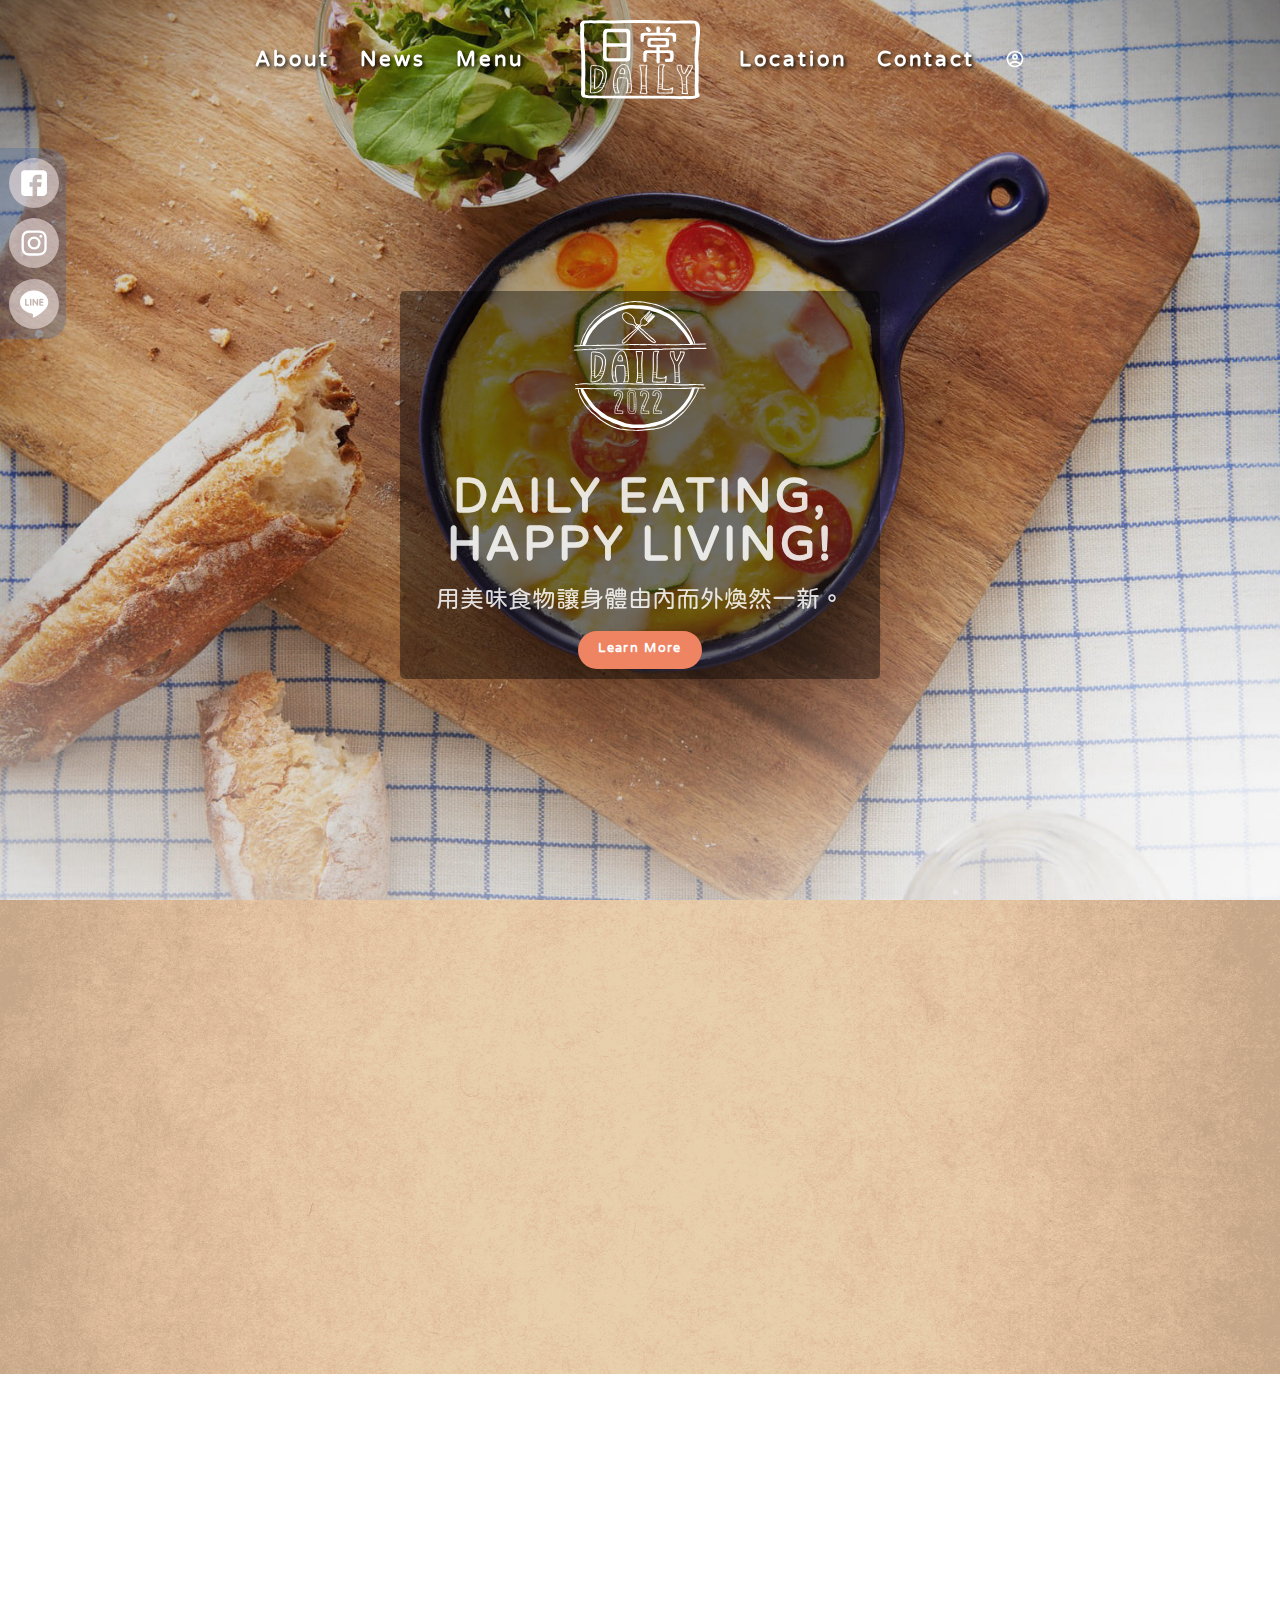
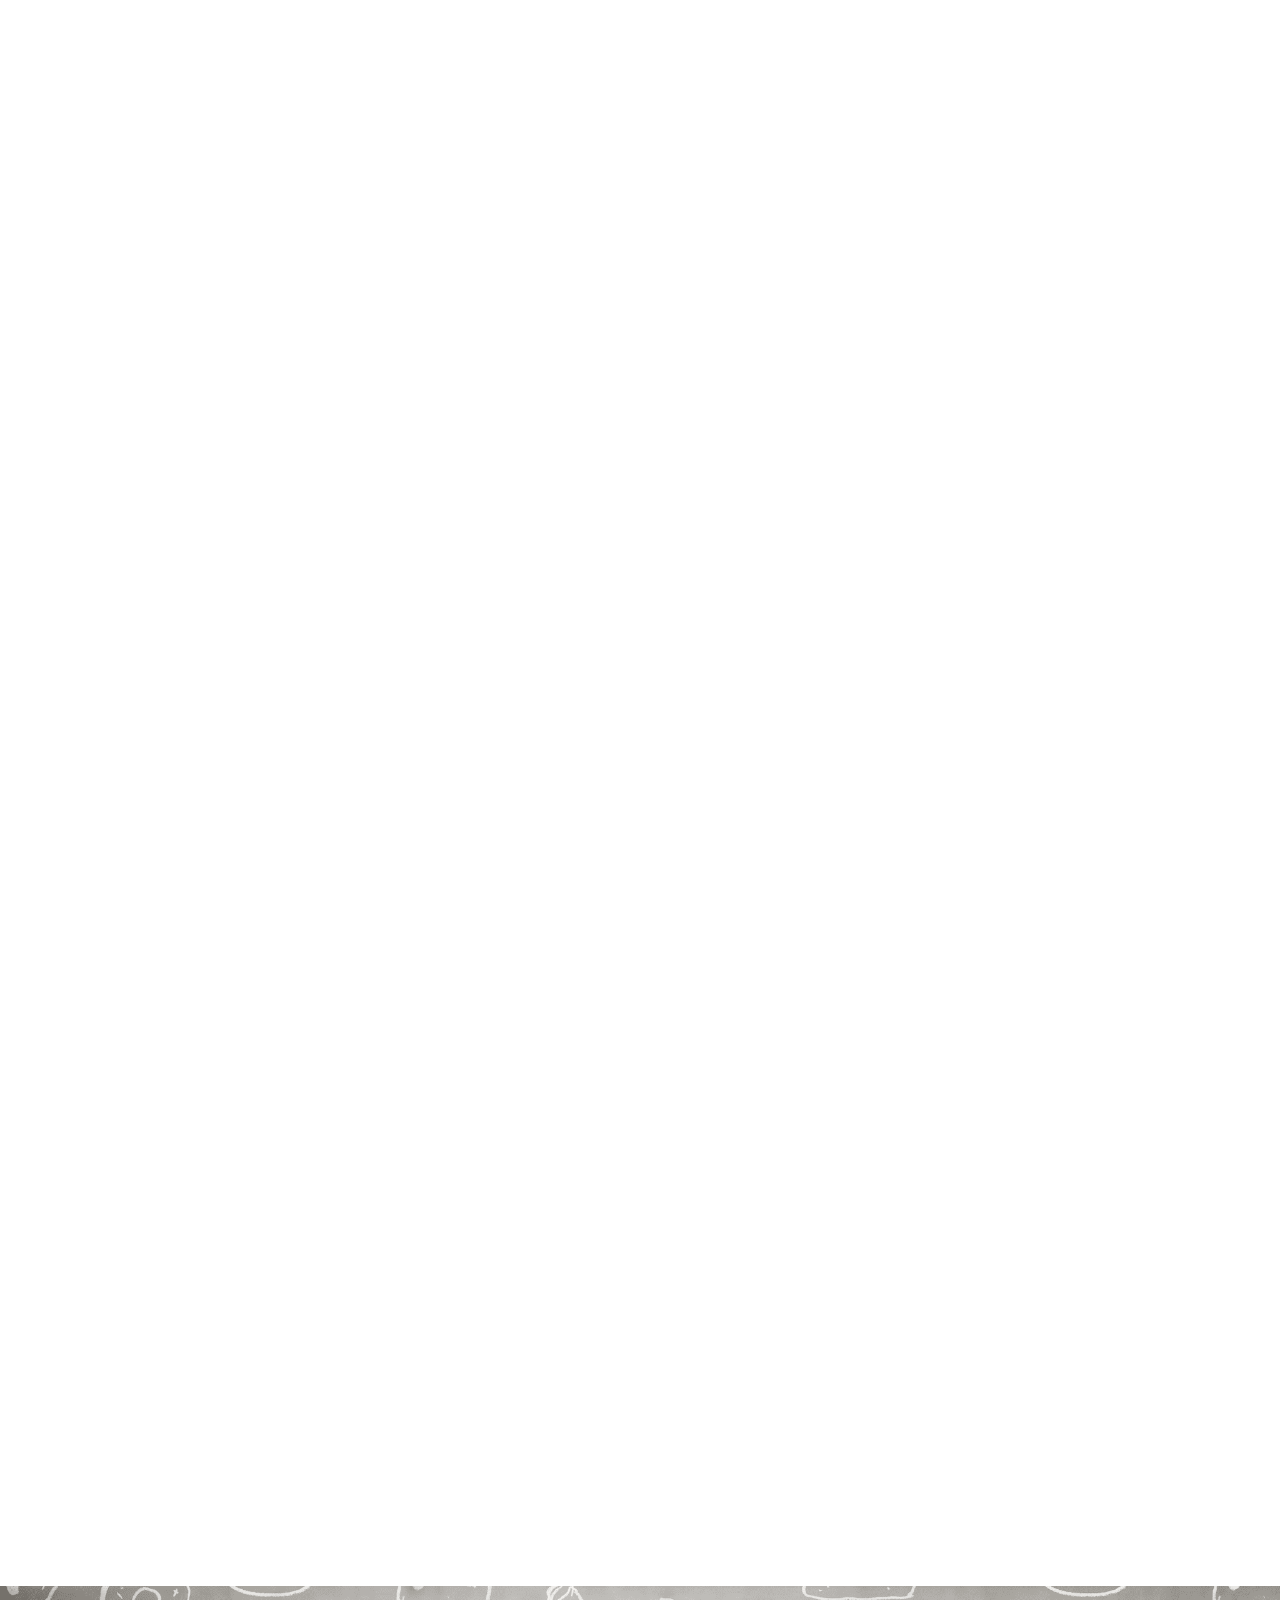
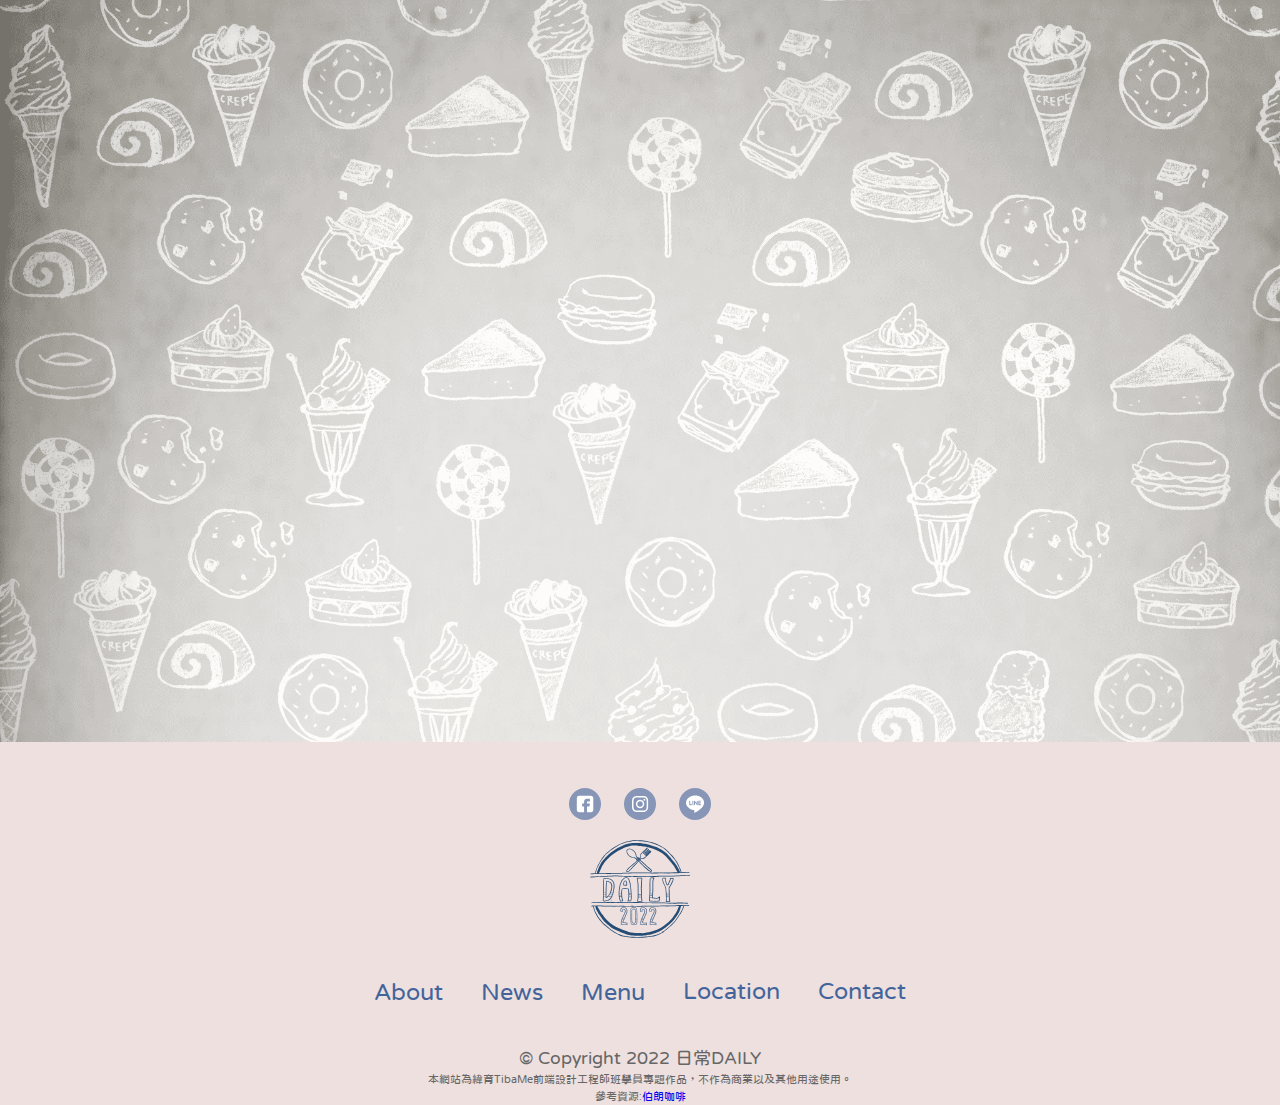
<file: index.html>
<!DOCTYPE html>
<html lang="en">

<head>
    <meta charset="UTF-8">
    <meta http-equiv="X-UA-Compatible" content="IE=edge">
    <meta name="viewport" content="width=device-width, initial-scale=1.0">
    <!-- 網頁標題與標題icon -->
    <title>日常DAILY</title>
    <link rel="icon" href="./picture/littleicon.ico" type="image/x-icon">
    <!-- 載入css -->
    <link rel="stylesheet" href="css/reset.css">
    <link rel="stylesheet" href="css/global.css">
    <link rel="stylesheet" href="css/nav.css">
    <link rel="stylesheet" href="css/main-index.css">
    <link rel="stylesheet" href="css/footer.css">
    <link rel="stylesheet" href="css/owl.carousel.min.css">
    <link rel="stylesheet" href="css/owl.theme.default.min.css">
    <link rel="stylesheet" href="css/aos.css">
    <link href="https://fonts.googleapis.com/css2?family=Fredoka&family=Mali&display=swap" rel="stylesheet">
</head>

<body>
    <!-- 頁首/start -->
    <header>
        <div class="bgImg">
            <!-- 導覽列 -->
            <nav class="bigScreenNav">
                <div class="frame">
                    <!-- 左導覽列 -->
                    <ul class="left">
                        <a href="about.html">
                            <li>About</li>
                        </a>
                        <a href="news.html">
                            <li>News</li>
                        </a>
                        <a href="products.html">
                            <li>Menu</li>
                        </a>
                    </ul>
                    <!-- logo -->
                    <a href="index.html"><img src="./picture/logo-squ.svg" alt="logo" class="navLogo" width="120px"></a>
                    <!-- 右導覽列 -->
                    <ul class="right">
                        <a href="location.html">
                            <li>Location</li>
                        </a>
                        <a href="contact.html">
                            <li>Contact</li>
                        </a>
                        <!-- 會員 -->
                        <span>
                            <li><a href="#"><img src="./picture/register.svg" alt="登入" width="20px"></a></li>
                        </span>
                    </ul>
                </div>
            </nav>
            <!-- 行動裝置導覽列 -->
            <div class="smallScreenNav">
                <nav role="navigation" id="menuToggle">
                    <input type="checkbox">
                    <span></span>
                    <span></span>
                    <span></span>
                    <ul id="menu">
                        <a href="index.html">
                            <li><img src="./picture/logo-ciclebl.svg" alt="logo" width="100px"></li>
                        </a>
                        <a href="about.html">
                            <li>About</li>
                        </a>
                        <a href="news.html">
                            <li>News</li>
                        </a>
                        <a href="products.html">
                            <li>Menu</li>
                        </a>
                        <a href="location.html">
                            <li>Location</li>
                        </a>
                        <a href="contact.html">
                            <li>Contact</li>
                        </a>
                        <a href="#">
                            <li><img src="./picture/register-pi.svg" alt="登入" width="45px"></li>
                        </a>
                    </ul>
                </nav>
                <div class="logo">
                    <a href="index.html"><img src="./picture/logo-squ.svg" alt="logo"></a>
                </div>
            </div>
            <!-- FirstPage -->
            <section class="mainTxt">
                <!-- SocialMedia icon -->
                <div class="socialMedia" data-aos="fade-right" data-aos-offset="300" data-aos-easing="ease-in-sine"
                    data-aos-duration="2000">
                    <a href="https://www.facebook.com/"><img src="picture/icon_socialMedia-fbwh.svg" alt="facebook icon"
                            width="50" height="50"></a>
                    <a href="https://www.instagram.com/"><img src="picture/icon_socialMedia-igwh.svg"
                            alt="instagram icon" width="50" height="50"></a>
                    <a href="https://line.me/zh-hant/"><img src="picture/icon_socialMedia-linewh.svg" alt="Line icon"
                            width="50" height="50"></a>
                </div>
                <div class="first">
                    <div class="animation" data-aos="fade-up" data-aos-duration="2000" data-aos-delay="200">
                        <img src="./picture/logo-cicle.svg" height="130px" alt="logo" class="mb-40" data-aos="fade-down"
                            data-aos-duration="2000">
                        <h2 class="slogan mb-60" data-aos-delay="100">DAILY&nbsp;EATING,<br>HAPPY&nbsp;LIVING!</h2>
                        <p>用美味食物讓身體由內而外煥然一新。</p>
                        <button class="button"><a href="about.html">Learn More</a></button>
                    </div>
                </div>
            </section>
        </div>
    </header>
    <!-- 頁首/end -->
    <!-- HomePage內容/start -->
    <main>
        <section class="threePoints">
            <div class="center width">
                <!-- Concept -->
                <h2 class="title mb-60 mt-90" data-aos="fade-up" data-aos-duration="1000">日常DAILY<br>三項堅持</h2>
                <div class="wrap">
                    <div class="item pb-40" data-aos="fade-down" data-aos-duration="2000">
                        <img src="./picture/conceptneworg.png" alt="新意" class="pb-24">
                        <h3>新意</h3>
                    </div>
                    <div class="item pb-40" data-aos="fade-down" data-aos-duration="2000" data-aos-delay="500">
                        <img src="./picture/concepgooorg.png" alt="美意" class="pb-24">
                        <h3>美意</h3>
                    </div>
                    <div class="item pb-40" data-aos="fade-down" data-aos-duration="2000" data-aos-delay="1000">
                        <img src="./picture/concephearorg.png" alt="誠意" class="pb-24">
                        <h3>誠意</h3>
                    </div>
                </div>
            </div>
        </section>
        <!-- 中間Banner -->
        <div class="banner"></div>
        <section class="news center width" data-aos="fade-down" data-aos-duration="2000" data-aos-delay="500">
            <!-- 大標 -->
            <h2 class="title mb-60 mt-90">最新消息</h2>
            <div class="owl-carousel owl-theme">
                <div class="itemN article">
                    <img src="./picture/str.jpg" alt="文章首圖">
                    <div class="txt">
                        <a href="./news.html">
                            <h4>草莓千層甜蜜上市</h4>
                            <p>喜愛草莓的粉絲們有福囉~~輕薄的餅皮間均勻抹上香甜口感的草莓鮮奶油，結合出細緻綿密的口感，入口帶有馥郁草莓果香，甜而不膩的層次感更令人著迷，熱愛草莓的你絕對別錯過囉!...</p>
                        </a>
                    </div>
                </div>
                <div class="itemN article">
                    <img src="./picture/mealbox.jpg" alt="文章首圖">
                    <div class="txt">
                        <a href="/news.html">
                            <h4>輕食餐盒全時段8折供應</h4>
                            <p>2022年3月份全時段(最後供應時間為當日閉店前1.5小時)輕食餐盒全時段8折優惠。來電訂購/來店自取飲品免費贈送精品美式咖啡、陽光柳橙汁 二選一，套餐飲品可升級其他飲品，更換其他飲品可折抵100元...</p>
                        </a>
                    </div>
                </div>
                <div class="itemN article">
                    <img src="./picture/set.jpg" alt="文章首圖">
                    <div class="txt">
                        <a href="/news.html">
                            <h4>指定午晚套餐買一送一</h4>
                            <p>【好食成雙】指定午晚套餐買一送一，套餐含主餐+主廚湯品+任選100元飲品，可補差價升級其他飲品。★午餐活動門市(供應時段11:00〜1400)★晚餐活動門市(供應時段17:00〜當日閉店前1.5小時)...</p>
                        </a>
                    </div>
                </div>
                <div class="itemN article">
                    <img src="./picture/menu/breakfast.jpg" alt="文章首圖">
                    <div class="txt">
                        <a href="/news.html">
                            <h4>元氣早餐109元</h4>
                            <p>元氣早餐（指定主餐＋100元飲品，超值價只要109元!★指定主餐： 鮮蔬蛋可頌堡(蛋奶素)、火腿起士可頌堡(台灣豬)、義式香料嫩雞長法堡、胡麻燻鮭魚軟法堡套餐飲品任選可折抵100元...</p>
                        </a>
                    </div>
                </div>
                <div class="itemN article">
                    <img src="picture/mealbox.jpg" alt="文章首圖">
                    <div class="txt">
                        <a href="/news.html">
                            <h4>推出好22餓限定套餐</h4>
                            <p>二月份店內推出限定【222我好餓餓餓】期間限定菜單，滿足總是寫網站寫到很餓的您。在2022年2月22日星期二下午2點，全品項買二送二，自備環保杯更換飲品折抵100元補差額，若免費贈送則無法折抵。...</p>
                        </a>
                    </div>
                </div>
            </div>
        </section>
        <div class="productsBg">
            <section class="products center pb-90 width" data-aos="fade-down" data-aos-duration="2000"
                data-aos-delay="500">
                <!-- 大標 -->
                <h2 class="title mb-60 mt-90">本月主打</h2>
                <div class="owl-carousel owl-theme">
                    <a href="products-detail.html">
                        <div class="goods">
                            <div class="pic">
                                <img src="./picture/menu/ch.png" alt="義式香料嫩雞長法堡">
                            </div>
                            <div class="name">
                                <h4>義式香料嫩雞長法堡</h4>
                                <p>將外皮烤到酥脆的法式長棍麵包，以小火慢煎的義式香料鮮嫩雞胸肉夾入其中，搭配爽脆生菜及大番茄，清爽口感是喚醒早晨的最佳夥伴！</p>
                            </div>
                        </div>
                    </a>
                    <div class="goods">
                        <div class="pic">
                            <img src="./picture/menu/nod.jpg" alt="青醬去骨雞腿筆管麵">
                        </div>
                        <div class="name">
                            <h4>青醬去骨雞腿筆管麵</h4>
                            <p>Q彈的筆管麵充分吸附擁有濃郁香氣的蘿勒醬，再配上經由Buckskin啤酒醃製的去骨雞腿肉，經過大火翻炒收汁，多重美味邀您品嚐。</p>
                        </div>
                    </div>
                    <div class="goods">
                        <div class="pic">
                            <img src="./picture/menu/chric.png" alt="青醬雞肉焗烤飯">
                        </div>
                        <div class="name">
                            <h4>青醬雞肉焗烤飯</h4>
                            <p>香氣迷人的蘿勒青醬，加入鮮嫩雞肉拌炒，鋪上濃郁的乳酪絲焗烤，深受大朋友小朋友喜愛！</p>
                        </div>
                    </div>
                    <div class="goods">
                        <div class="pic">
                            <img src="./picture/menu/tealo.png" alt="台灣在地綠茶">
                        </div>
                        <div class="name">
                            <h4>台灣在地綠茶</h4>
                            <p>精選台灣在地綠茶，香氣層次豐富，自然回甘，是清爽無負擔的輕鬆茶飲！
                            </p>
                        </div>
                    </div>
                    <div class="goods">
                        <div class="pic">
                            <img src="./picture/menu/Chocolatelo.png" alt="巧克力豆奶">
                        </div>
                        <div class="name">
                            <h4>巧克力豆奶</h4>
                            <p>當豆奶遇上巧克力，當豆香結合了可可香，淡雅清爽卻不失風味。</p>
                        </div>
                    </div>
                </div>
            </section>
        </div>
    </main>
    <!-- 內容/end -->
    <!-- 頁尾/start -->
    <footer>
        <div class="footer center">
            <!-- SocialMedia icon -->
            <div class="socialMedia">
                <a href="https://www.facebook.com/"><img src="picture/icon_socialMedia-fb.svg" alt="FB icon" width="32"
                        height="32"></a>
                <a href="https://www.instagram.com/"><img src="picture/icon_socialMedia-ig.svg" alt="instagram icon"
                        width="32" height="32"></a>
                <a href="https://line.me/zh-hant/"><img src="picture/icon_socialMedia-line.svg" alt="line icon"
                        width="32" height="32"></a>
            </div>
            <!-- 網站地圖SiteMap-->
            <div class="pages">
                <div class="ft-logo">
                    <a href="index.html"><img src="./picture/logo-ciclebl.svg" alt="logo" width="100px"></a>
                </div>
                <ul>
                    <li><a href="about.html">About</a></li>
                    <li><a href="news.html">News</a></li>
                    <li><a href="news.html">Menu</a></li>
                    <li><a href="products.html">Location</a></li>
                    <li><a href="contact.html">Contact</a></li>
                </ul>
            </div>
            <!-- GoTopBtn -->
            <div class="backToTop backToTopNone" id="backToTop">
                <a onclick="topFunction()" id="BackToTopBtn" class="pic">
                    <i class="fas fa-chevron-up"></i>
                    <img src="./picture/topbtn.svg" alt="topbotton">
                    <p>TOP</p>
                </a>
            </div>
            <!-- Copyright -->
            <div class="copyright">
                <p>&copy Copyright 2022 日常DAILY</p>
                <span>本網站為緯育TibaMe前端設計工程師班學員專題作品，不作為商業以及其他用途使用。<br>參考資源:<a href="https://www.mrbrown.com.tw/Index.aspx">伯朗咖啡</a>
            </div>
        </div>
    </footer>
    <!-- 頁尾/end -->
    <!-- 載入js -->
    <script type="text/javascript" src="js/aos.js"></script>
    <script type="text/javascript" src="https://code.jquery.com/jquery-3.6.0.min.js"></script>
    <script type="text/javascript" src="js/FirstPage.js"></script>
    <script type="text/javascript" defer src="js/navBarScroll.js"></script>
    <script type="text/javascript" src="/js/topbtn.js"></script>
    <script type="text/javascript" src="js/smoothscroll.min.js"></script>
    <script type="text/javascript" src="js/owl.carousel.min.js"></script>
</body>

</html>
</file>
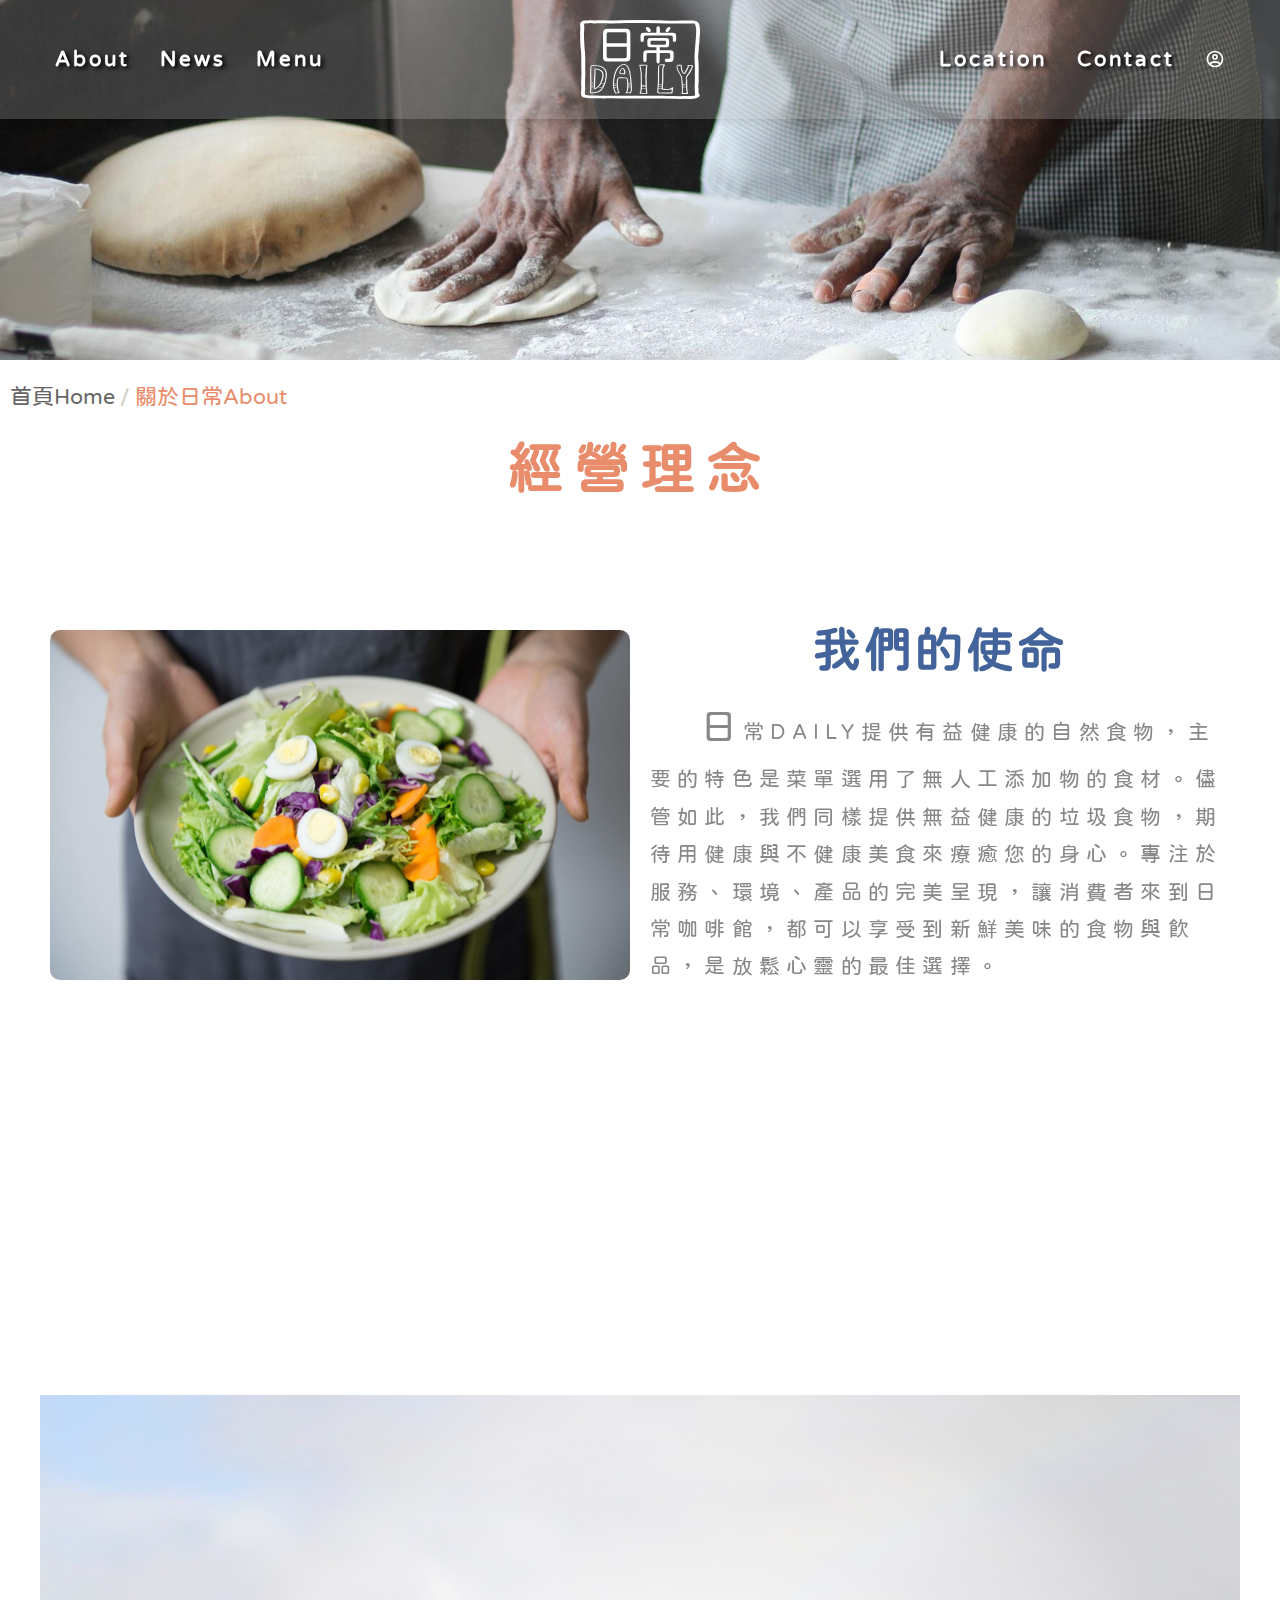
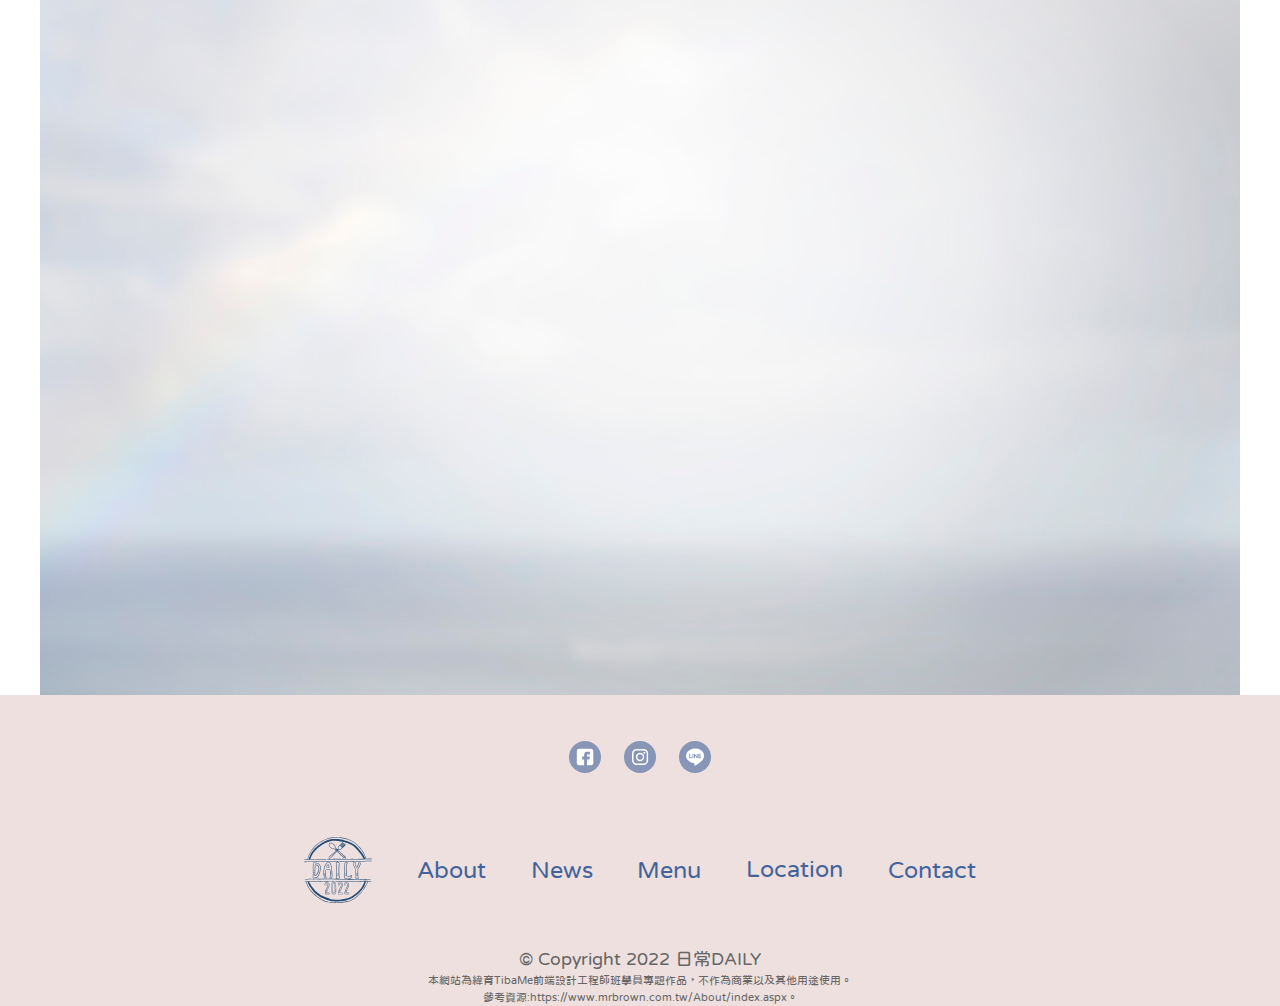
<file: about.html>
<!DOCTYPE html>
<html lang="en">

<head>
    <meta charset="UTF-8">
    <meta http-equiv="X-UA-Compatible" content="IE=edge">
    <meta name="viewport" content="width=device-width, initial-scale=1.0">
    <!-- 網頁標題與標題icon -->
    <title>關於日常About-日常DAILY</title>
    <link rel="icon" href="picture/littleicon.ico" type="image/x-icon">
    <!-- 載入css -->
    <link rel="stylesheet" href="css/reset.css">
    <link rel="stylesheet" href="css/global.css">
    <link rel="stylesheet" href="css/nav-other.css">
    <link rel="stylesheet" href="css/main-about.css">
    <link rel="stylesheet" href="css/footer.css">
    <link rel="stylesheet" href="css/grid.css">
    <link rel="stylesheet" href="css/aos.css">
</head>

<body>
    <!-- 頁首/start -->
    <header>
        <div class="bgImg">
            <!--導覽列 -->
            <nav class="bigScreenNav">
                <div class="frame">
                    <ul class="left">
                        <a href="about.html">
                            <li>About</li>
                        </a>
                        <a href="news.html">
                            <li>News</li>
                        </a>
                        <a href="products.html">
                            <li>Menu</li>
                        </a>
                    </ul>
                    <!-- logo -->
                    <a href="index.html"><img src="./picture/logo-squ.svg" alt="logo" class="navLogo" width="120px"></a>
                    <!-- 右導覽列 -->
                    <ul class="right">
                        <a href="location.html">
                            <li>Location</li>
                        </a>
                        <a href="contact.html">
                            <li>Contact</li>
                        </a>
                        <!-- 會員 -->
                        <span>
                            <li><a href="#"><img src="./picture/register.svg" alt="登入" width="20px"></a></li>
                        </span>
                    </ul>
                </div>
            </nav>
            <!-- 行動裝置導覽列 -->
            <div class="smallScreenNav">
                <nav role="navigation" id="menuToggle">
                    <input type="checkbox">
                    <span></span>
                    <span></span>
                    <span></span>
                    <ul id="menu">
                        <a href="index.html">
                            <li><img src="./picture/logo-ciclebl.svg" alt="logo" width="100px"></li>
                        </a>
                        <a href="about.html">
                            <li>About</li>
                        </a>
                        <a href="news.html">
                            <li>News</li>
                        </a>
                        <a href="products.html">
                            <li>Menu</li>
                        </a>
                        <a href="location.html">
                            <li>Location</li>
                        </a>
                        <a href="contact.html">
                            <li>Contact</li>
                        </a>
                        <a href="#">
                            <li><img src="./picture/register-pi.svg" alt="登入" width="45px"></li>
                        </a>
                    </ul>
                </nav>
                <div class="logo">
                    <a href="index.html"><img src="picture/logo-cicle.svg" alt="logo" width="90px"></a>
                </div>
            </div>
        </div>
    </header>
    <!-- 頁首/end -->
    <!-- 關於About/start -->
    <main>
        <!-- 行動裝置banner -->
        <div class="smallScreen Banner"></div>
        <!-- 一般banner -->
        <div class="bigScreen Banner"></div>
        <!-- 麵包屑 -->
        <div class="path">
            <ul>
                <li><a href="index.html">首頁Home</a></li>
                <li><span>關於日常About</span></li>
            </ul>
        </div>
        <!-- 內容/start -->
        <!-- 內容-1 -->
        <section class="about width pb-60">
            <h2 class="center" data-aos="fade-up" data-aos-duration="1000">經營理念</h2>
            <div class="container" data-aos="fade-down" data-aos-duration="2000">
                <div class="row">
                    <div class="sidePic col-12 col-lg-6">
                        <img src="picture/about1.jpg" alt="logo">
                    </div>
                    <div class="content col-12 col-lg-6">
                        <h3>我們的使命</h3>
                        <div class="txt">
                            <p>日常DAILY提供有益健康的自然食物，主要的特色是菜單選用了無人工添加物的食材。儘管如此，我們同樣提供無益健康的垃圾食物，期待用健康與不健康美食來療癒您的身心。專注於服務、環境、產品的完美呈現，讓消費者來到日常咖啡館，都可以享受到新鮮美味的食物與飲品，是放鬆心靈的最佳選擇。</p>
                        </div>
                    </div>
                </div>
            </div>
        </section>
        <!-- 內容-2 -->
        <section class="whats width pb-60" data-aos="fade-down" data-aos-duration="2000">
            <div class="container">
                <div class="row reverse">
                    <div class="sidePic col-12 col-lg-6">
                        <img src="picture/about2.jpg">
                    </div>
                    <div class="content col-12 col-lg-6">
                        <h3>我們的熱情</h3>
                        <div class="txt">
                            <p>
                                對我們而言，料理的動力就是你們的胃，我們做菜，你們大快朵頤，有如在自家廚房一樣的自在舒適。對夥伴來說，那時刻就是最美好的一餐甜美。而我們一直努力成為夥伴們的避風港，你們的後廚房，與您走過這些風雨讓我們炒出更美的人生甘、甜、味。
                            </p>
                        </div>
                    </div>
                </div>
            </div>
        </section>
        <!-- 內容-3 -->
        <section class="threePoints width">
            <h2 class="center" data-aos="fade-up" data-aos-duration="1000">三大核心</h2>
            <div class="wrap" data-aos="fade-down" data-aos-duration="2000" data-aos-delay="500">
                <div class="item">
                    <img src="picture/conceptnew.png" width="135px" alt="新意">
                    <h3>新意</h3>
                    <div class="goodPoint">
                        <p>結合了不同元素，帶著超現實的結構無限延伸。</p>
                    </div>
                </div>
                <div class="item">
                    <img src="picture/concepgoo.png" width="135px" alt="美意">
                    <h3>美意</h3>
                    <div class="goodPoint">
                        <p>除了吃之外，還可以是從視覺、觸覺、味覺、嗅覺、等不同感官享受當下。</p>
                    </div>
                </div>
                <div class="item">
                    <img src="picture/concephear.png" width="135px" alt="心意">
                    <h3>心意</h3>
                    <div class="goodPoint">
                        <p>找回「餐廳」最重要的價值：吃我們雙手捧上充滿誠意的菜單不是打發一餐而已、不是讓肚子飽食而已。</p>
                    </div>
                </div>
            </div>
        </section>
    </main>
    <!-- 內容/end -->
    <!-- 頁尾/start -->
    <footer>
        <div class="footer center">
            <!-- SocialMedia icon -->
            <div class="socialMedia">
                <a href="https://www.facebook.com/"><img src="picture/icon_socialMedia-fb.svg" alt="FB icon" width="32"
                        height="32"></a>
                <a href="https://www.instagram.com/"><img src="picture/icon_socialMedia-ig.svg" alt="instagram icon"
                        width="32" height="32"></a>
                <a href="https://line.me/zh-hant/"><img src="picture/icon_socialMedia-line.svg" alt="line icon"
                        width="32" height="32"></a>
            </div>
            <!-- 網站地圖SiteMap-->
            <div class="pages">
                <ul>
                    <li><a href="index.html"><img src="./picture/logo-ciclebl.svg" alt="logo" width="100px"></a></li>
                    <li><a href="about.html">About</a></li>
                    <li><a href="news.html">News</a></li>
                    <li><a href="news.html">Menu</a></li>
                    <li><a href="products.html">Location</a></li>
                    <li><a href="contact.html">Contact</a></li>
                </ul>
            </div>
            <!-- GoTopBtn -->
            <div class="backToTop backToTopNone" id="backToTop">
                <a onclick="topFunction()" id="BackToTopBtn" class="pic">
                    <i class="fas fa-chevron-up"></i>
                    <img src="./picture/topbtn.svg" alt="topbotton">
                    <p>TOP</p>
                </a>
            </div>
            <!-- Copyright -->
            <div class="copyright">
                <p>&copy Copyright 2022 日常DAILY</p>
                <span>本網站為緯育TibaMe前端設計工程師班學員專題作品，不作為商業以及其他用途使用。<br>參考資源:https://www.mrbrown.com.tw/About/index.aspx。</span>
            </div>
        </div>
    </footer>
    <!-- 頁尾/end -->
    <!-- 載入js -->
    <script type="text/javascript" src="js/aos.js"></script>
    <script type="text/javascript" src="https://code.jquery.com/jquery-3.6.0.min.js"></script>
    <script type="text/javascript" type="text/javascript" defer src="js/navBarScroll.js"></script>
    <script type="text/javascript" src="js/topbtn.js"></script>
    <script type="text/javascript" src="js/smoothscroll.min.js"></script>
    <script type="text/javascript" src="js/owl.carousel.min.js"></script>
</body>

</html>
</file>
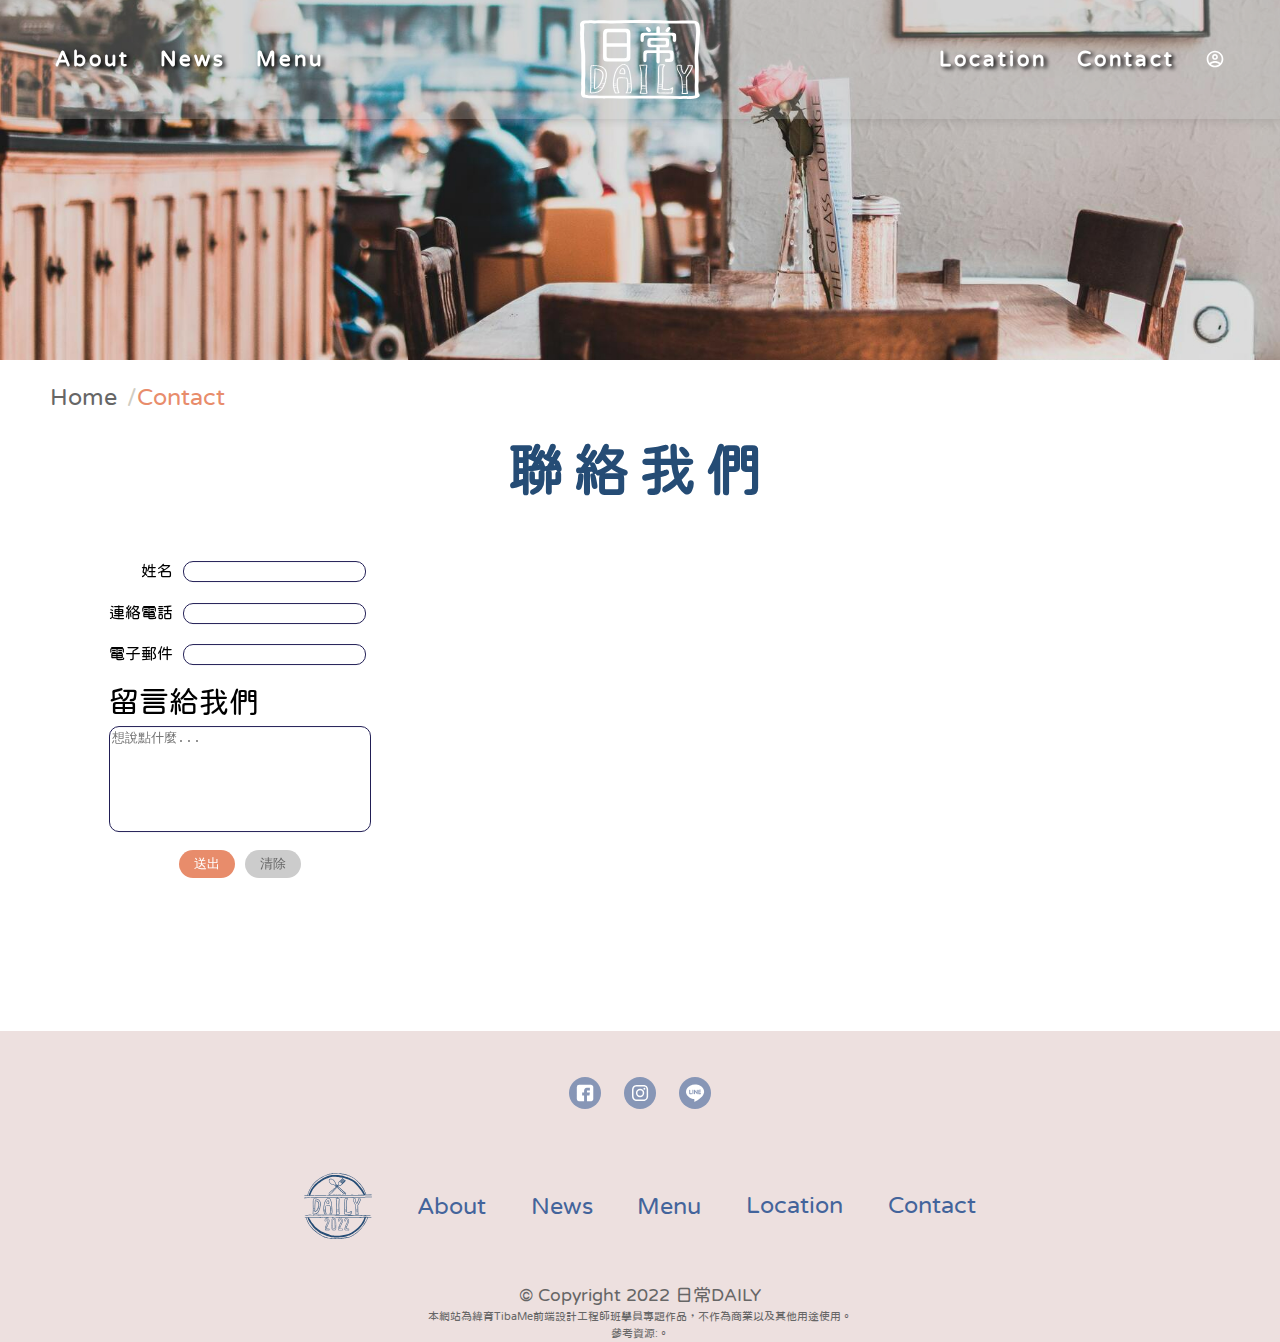
<file: contact.html>
<!DOCTYPE html>
<html lang="en">

<head>
    <meta charset="UTF-8">
    <meta http-equiv="X-UA-Compatible" content="IE=edge">
    <meta name="viewport" content="width=device-width, initial-scale=1.0">
    <!-- 網頁標題與標題icon -->
    <title>聯絡Contact-日常DAILY</title>
    <link rel="icon" href="picture/littleicon.ico" type="image/x-icon">
    <!-- 載入css -->
    <link rel="stylesheet" href="css/reset.css">
    <link rel="stylesheet" href="css/global.css">
    <link rel="stylesheet" href="css/nav-other.css">
    <link rel="stylesheet" href="css/main-contact.css">
    <link rel="stylesheet" href="css/footer.css">
    <link rel="stylesheet" href="css/grid.css">
    <link rel="stylesheet" href="css/aos.css">
</head>

<body>
    <!-- 頁首/start -->
    <header>
        <div class="bgImg">
            <!--導覽列 -->
            <nav class="bigScreenNav">
                <div class="frame">
                    <ul class="left">
                        <a href="about.html">
                            <li>About</li>
                        </a>
                        <a href="news.html">
                            <li>News</li>
                        </a>
                        <a href="products.html">
                            <li>Menu</li>
                        </a>
                    </ul>
                    <!-- logo -->
                    <a href="index.html"><img src="./picture/logo-squ.svg" alt="logo" class="navLogo" width="120px"></a>
                    <!-- 右導覽列 -->
                    <ul class="right">
                        <a href="location.html">
                            <li>Location</li>
                        </a>
                        <a href="contact.html">
                            <li>Contact</li>
                        </a>
                        <!-- 會員 -->
                        <span>
                            <li><a href="#"><img src="./picture/register.svg" alt="登入" width="20px"></a></li>
                        </span>
                    </ul>
                </div>
            </nav>
            <!-- 行動裝置導覽列 -->
            <div class="smallScreenNav">
                <nav role="navigation" id="menuToggle">
                    <input type="checkbox">
                    <span></span>
                    <span></span>
                    <span></span>
                    <ul id="menu">
                        <a href="index.html">
                            <li><img src="./picture/logo-ciclebl.svg" alt="logo" width="100px"></li>
                        </a>
                        <a href="about.html">
                            <li>About</li>
                        </a>
                        <a href="news.html">
                            <li>News</li>
                        </a>
                        <a href="products.html">
                            <li>Menu</li>
                        </a>
                        <a href="location.html">
                            <li>Location</li>
                        </a>
                        <a href="contact.html">
                            <li>Contact</li>
                        </a>
                        <a href="#">
                            <li><img src="./picture/register-pi.svg" alt="登入" width="45px"></li>
                        </a>
                    </ul>
                </nav>
                <div class="logo">
                    <a href="index.html"><img src="picture/logo-cicle.svg" alt="logo" width="90px"></a>
                </div>
            </div>
        </div>
    </header>
    <!-- 頁首/end -->
    <!-- 內容/start -->
    <main>
        <!-- 手機banner -->
        <div class="smallScreen Banner"></div>
        <!-- 平桌banner -->
        <div class="bigScreen Banner"></div>
        <!-- 主版面 -->
        <div class="width">
            <!-- 麵包屑 -->
            <div class="path">
                <ul>
                    <li><a href="index.html">Home</a></li>
                    <li><span>Contact</span></li>
                </ul>
            </div>
        </div>
        <!-- 主標 -->
        <h2 class="center" data-aos="fade-up" data-aos-duration="1000">聯絡我們</h2>
        <!-- 文章卡片 -->
        <section class="contact container width" data-aos="fade-down" data-aos-duration="2000" data-aos-delay="500">
            <div class="row">
                <div class="align-center col-12 col-lg-4">
                    <div class="form center mb-20">
                        <form>
                            <div class="writing">
                                <label name="name">
                                    姓名 <input type="text">
                                </label>
                                <label for="phone">
                                    連絡電話 <input type="tel">
                                </label>
                                <label for="email">
                                    電子郵件 <input type="email">
                                </label>
                            </div>
                            <p>留言給我們</p>
                            <textarea placeholder="想說點什麼..."></textarea>
                            <div class="btns">
                                <input type="submit" value="送出" class="btn">
                                <input type="reset" value="清除" class="btn">
                            </div>
                        </form>
                    </div>
                </div> 
            </div>
        </section>


        </section>
    </main>
    <!-- 內容/end -->
    <!-- 頁尾/start -->
    <footer>
        <div class="footer center">
            <!-- SocialMedia icon -->
            <div class="socialMedia">
                <a href="https://www.facebook.com/"><img src="picture/icon_socialMedia-fb.svg" alt="FB icon" width="32"
                        height="32"></a>
                <a href="https://www.instagram.com/"><img src="picture/icon_socialMedia-ig.svg" alt="instagram icon"
                        width="32" height="32"></a>
                <a href="https://line.me/zh-hant/"><img src="picture/icon_socialMedia-line.svg" alt="line icon"
                        width="32" height="32"></a>
            </div>
            <!-- 網站地圖SiteMap-->
            <div class="pages">
                <ul>
                    <li><a href="index.html"><img src="./picture/logo-ciclebl.svg" alt="logo" width="100px"></a></li>
                    <li><a href="about.html">About</a></li>
                    <li><a href="news.html">News</a></li>
                    <li><a href="news.html">Menu</a></li>
                    <li><a href="products.html">Location</a></li>
                    <li><a href="contact.html">Contact</a></li>
                </ul>
            </div>
            <!-- GoTopBtn -->
            <div class="backToTop backToTopNone" id="backToTop">
                <a onclick="topFunction()" id="BackToTopBtn" class="pic">
                    <i class="fas fa-chevron-up"></i>
                    <img src="./picture/topbtn.svg" alt="topbotton">
                    <p>TOP</p>
                </a>
            </div>
            <!-- Copyright -->
            <div class="copyright">
                <p>&copy Copyright 2022 日常DAILY</p>
                <span>本網站為緯育TibaMe前端設計工程師班學員專題作品，不作為商業以及其他用途使用。<br>參考資源:。</span>
            </div>
        </div>
    </footer>
    <!-- 頁尾/end -->
    <!-- 載入js -->
    <script type="text/javascript" src="js/aos.js"></script>
    <script type="text/javascript" src="https://code.jquery.com/jquery-3.6.0.min.js"></script>
    <script type="text/javascript" type="text/javascript" defer src="js/navBarScroll.js"></script>
    <script type="text/javascript" src="js/topbtn.js"></script>
    <script type="text/javascript" src="js/smoothscroll.min.js"></script>
    <script type="text/javascript" src="js/owl.carousel.min.js"></script>
</body>

</html>
</file>
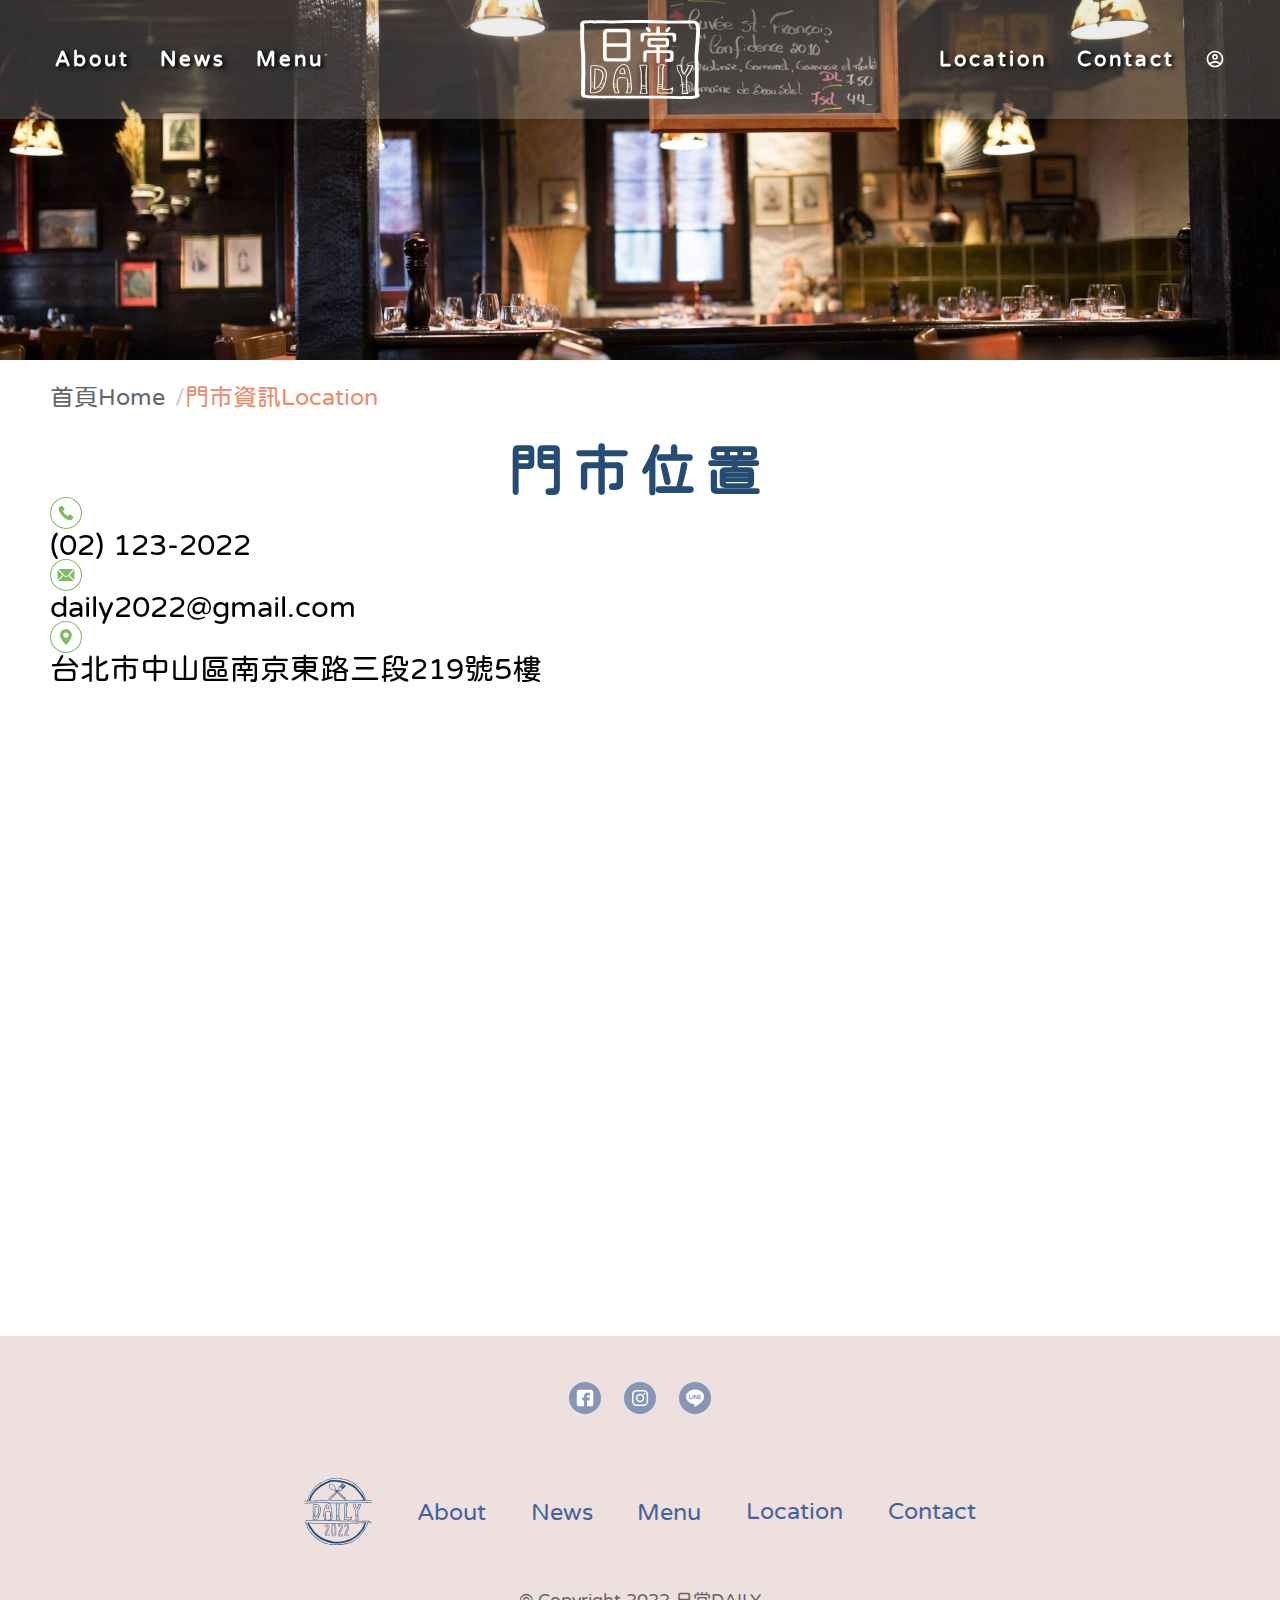
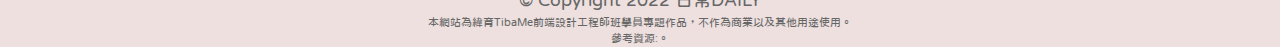
<file: location.html>
<!DOCTYPE html>
<html lang="en">

<head>
    <meta charset="UTF-8">
    <meta http-equiv="X-UA-Compatible" content="IE=edge">
    <meta name="viewport" content="width=device-width, initial-scale=1.0">
    <!-- 網頁標題與標題icon -->
    <title>聯絡Contact-日常DAILY</title>
    <link rel="icon" href="picture/littleicon.ico" type="image/x-icon">
    <!-- 載入css -->
    <link rel="stylesheet" href="css/reset.css">
    <link rel="stylesheet" href="css/global.css">
    <link rel="stylesheet" href="css/nav-other.css">
    <link rel="stylesheet" href="css/main-location.css">
    <link rel="stylesheet" href="css/footer.css">
    <link rel="stylesheet" href="css/grid.css">
    <link rel="stylesheet" href="css/aos.css">
</head>

<body>
    <!-- 頁首/start -->
    <header>
        <div class="bgImg">
            <!--導覽列 -->
            <nav class="bigScreenNav">
                <div class="frame">
                    <ul class="left">
                        <a href="about.html">
                            <li>About</li>
                        </a>
                        <a href="news.html">
                            <li>News</li>
                        </a>
                        <a href="products.html">
                            <li>Menu</li>
                        </a>
                    </ul>
                    <!-- logo -->
                    <a href="index.html"><img src="./picture/logo-squ.svg" alt="logo" class="navLogo" width="120px"></a>
                    <!-- 右導覽列 -->
                    <ul class="right">
                        <a href="location.html">
                            <li>Location</li>
                        </a>
                        <a href="contact.html">
                            <li>Contact</li>
                        </a>
                        <!-- 會員 -->
                        <span>
                            <li><a href="#"><img src="./picture/register.svg" alt="登入" width="20px"></a></li>
                        </span>
                    </ul>
                </div>
            </nav>
            <!-- 行動裝置導覽列 -->
            <div class="smallScreenNav">
                <nav role="navigation" id="menuToggle">
                    <input type="checkbox">
                    <span></span>
                    <span></span>
                    <span></span>
                    <ul id="menu">
                        <a href="index.html">
                            <li><img src="./picture/logo-ciclebl.svg" alt="logo" width="100px"></li>
                        </a>
                        <a href="about.html">
                            <li>About</li>
                        </a>
                        <a href="news.html">
                            <li>News</li>
                        </a>
                        <a href="products.html">
                            <li>Menu</li>
                        </a>
                        <a href="location.html">
                            <li>Location</li>
                        </a>
                        <a href="contact.html">
                            <li>Contact</li>
                        </a>
                        <a href="#">
                            <li><img src="./picture/register-pi.svg" alt="登入" width="45px"></li>
                        </a>
                    </ul>
                </nav>
                <div class="logo">
                    <a href="index.html"><img src="picture/logo-cicle.svg" alt="logo" width="90px"></a>
                </div>
            </div>
        </div>
    </header>
    <!-- 頁首/end -->
    <!-- 內容/start -->
    <main>
        <!-- 手機banner -->
        <div class="smallScreen Banner"></div>
        <!-- 平桌banner -->
        <div class="bigScreen Banner"></div>
        <!-- 主版面 -->
        <div class="width">
            <!-- 麵包屑 -->
            <div class="path">
                <ul>
                    <li><a href="index.html">首頁Home</a></li>
                    <li><span>門市資訊Location</span></li>
                </ul>
            </div>
        </div>
        <!-- 主標 -->
        <h2 class="center" data-aos="fade-up" data-aos-duration="1000">門市位置</h2>
        <!-- 文章卡片 -->
        <section class="contact container width" data-aos="fade-down" data-aos-duration="2000" data-aos-delay="500">
            <div class="wrap width">
                <!-- 電話 -->
                <div class="item">
                    <div class="icon">
                        <img src="picture/icon_phone.svg" alt="Line icon" width="32" height="32">
                    </div>
                    <p>(02) 123-2022</p>
                </div>
                <!-- email -->
                <div class="item">
                    <div class="icon">
                        <img src="picture/icon_mail.svg" alt="Line icon" width="32" height="32">
                    </div>
                    <p>daily2022@gmail.com</p>
                </div>
                <!-- 地址 -->
                <div class="item">
                    <div class="icon">
                        <img src="picture/icon_location.svg" alt="Line icon" width="32" height="32">
                    </div>
                    <p>台北市中山區南京東路三段219號5樓</p>
                </div>
            </div>
            </div>
            <div class="location width col-12 col-lg-8">
            <div class="map center mb-20">
                <div class="locationmap">
                    <iframe src="https://www.google.com/maps/embed?pb=!1m18!1m12!1m3!1d57831.48527792461!2d121.50823397910158!3d25.052128000000014!2m3!1f0!2f0!3f0!3m2!1i1024!2i768!4f13.1!3m3!1m2!1s0x3442abe6b0446815%3A0xf006dde8c27afcc7!2z57ev6IKyVGliYU1l6ZmE6Kit5Y-w5YyX6IG36KiT5Lit5b-D!5e0!3m2!1szh-TW!2stw!4v1644054736662!5m2!1szh-TW!2stw" width="600" height="450" style="border:0;" allowfullscreen="" loading="lazy"></iframe>
                </div>
            </div>
            </div>
        </section>


        </section>
    </main>
    <!-- 內容/end -->
    <!-- 頁尾/start -->
    <footer>
        <div class="footer center">
            <!-- SocialMedia icon -->
            <div class="socialMedia">
                <a href="https://www.facebook.com/"><img src="picture/icon_socialMedia-fb.svg" alt="FB icon" width="32"
                        height="32"></a>
                <a href="https://www.instagram.com/"><img src="picture/icon_socialMedia-ig.svg" alt="instagram icon"
                        width="32" height="32"></a>
                <a href="https://line.me/zh-hant/"><img src="picture/icon_socialMedia-line.svg" alt="line icon"
                        width="32" height="32"></a>
            </div>
            <!-- 網站地圖SiteMap-->
            <div class="pages">
                <ul>
                    <li><a href="index.html"><img src="./picture/logo-ciclebl.svg" alt="logo" width="100px"></a></li>
                    <li><a href="about.html">About</a></li>
                    <li><a href="news.html">News</a></li>
                    <li><a href="news.html">Menu</a></li>
                    <li><a href="products.html">Location</a></li>
                    <li><a href="contact.html">Contact</a></li>
                </ul>
            </div>
            <!-- GoTopBtn -->
            <div class="backToTop backToTopNone" id="backToTop">
                <a onclick="topFunction()" id="BackToTopBtn" class="pic">
                    <i class="fas fa-chevron-up"></i>
                    <img src="./picture/topbtn.svg" alt="topbotton">
                    <p>TOP</p>
                </a>
            </div>
            <!-- Copyright -->
            <div class="copyright">
                <p>&copy Copyright 2022 日常DAILY</p>
                <span>本網站為緯育TibaMe前端設計工程師班學員專題作品，不作為商業以及其他用途使用。<br>參考資源:。</span>
            </div>
        </div>
    </footer>
    <!-- 頁尾/end -->
    <!-- 載入js -->
    <script type="text/javascript" src="js/aos.js"></script>
    <script type="text/javascript" src="https://code.jquery.com/jquery-3.6.0.min.js"></script>
    <script type="text/javascript" type="text/javascript" defer src="js/navBarScroll.js"></script>
    <script type="text/javascript" src="js/topbtn.js"></script>
    <script type="text/javascript" src="js/smoothscroll.min.js"></script>
    <script type="text/javascript" src="js/owl.carousel.min.js"></script>
</body>

</html>
</file>
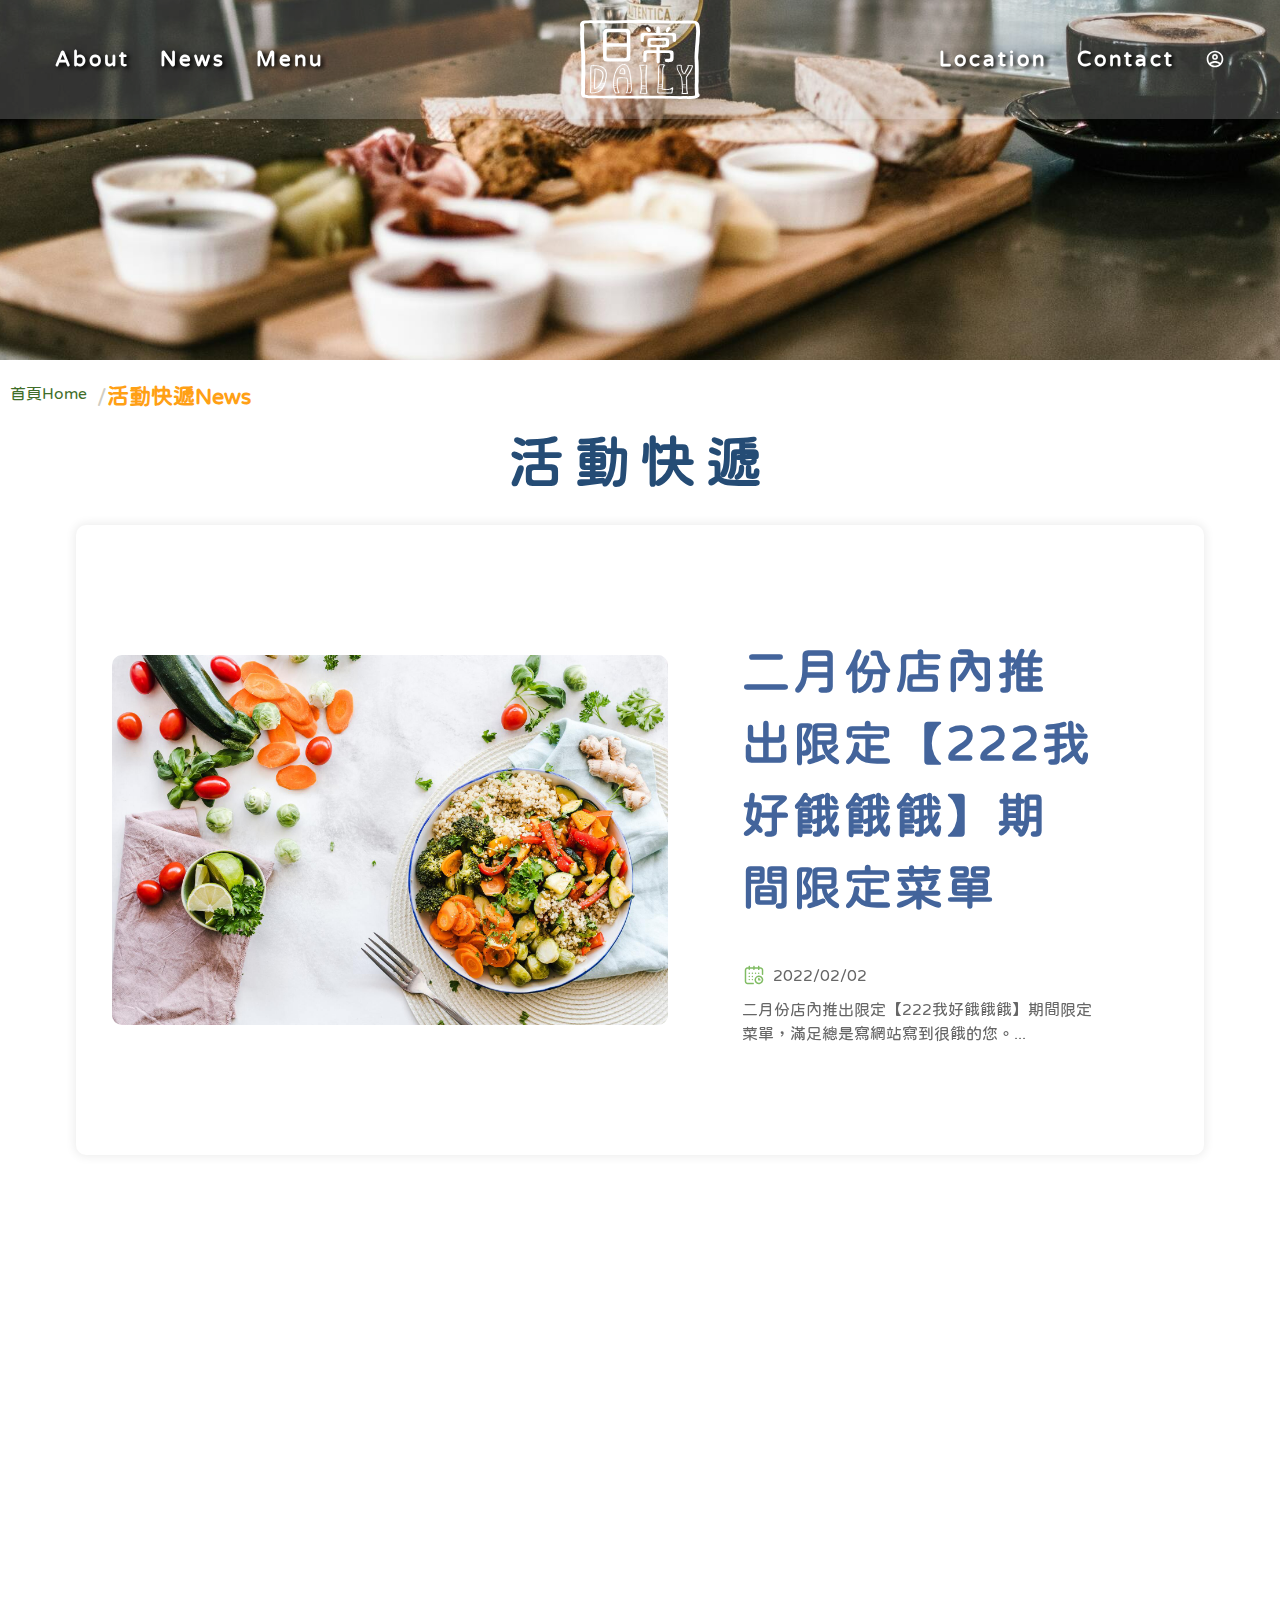
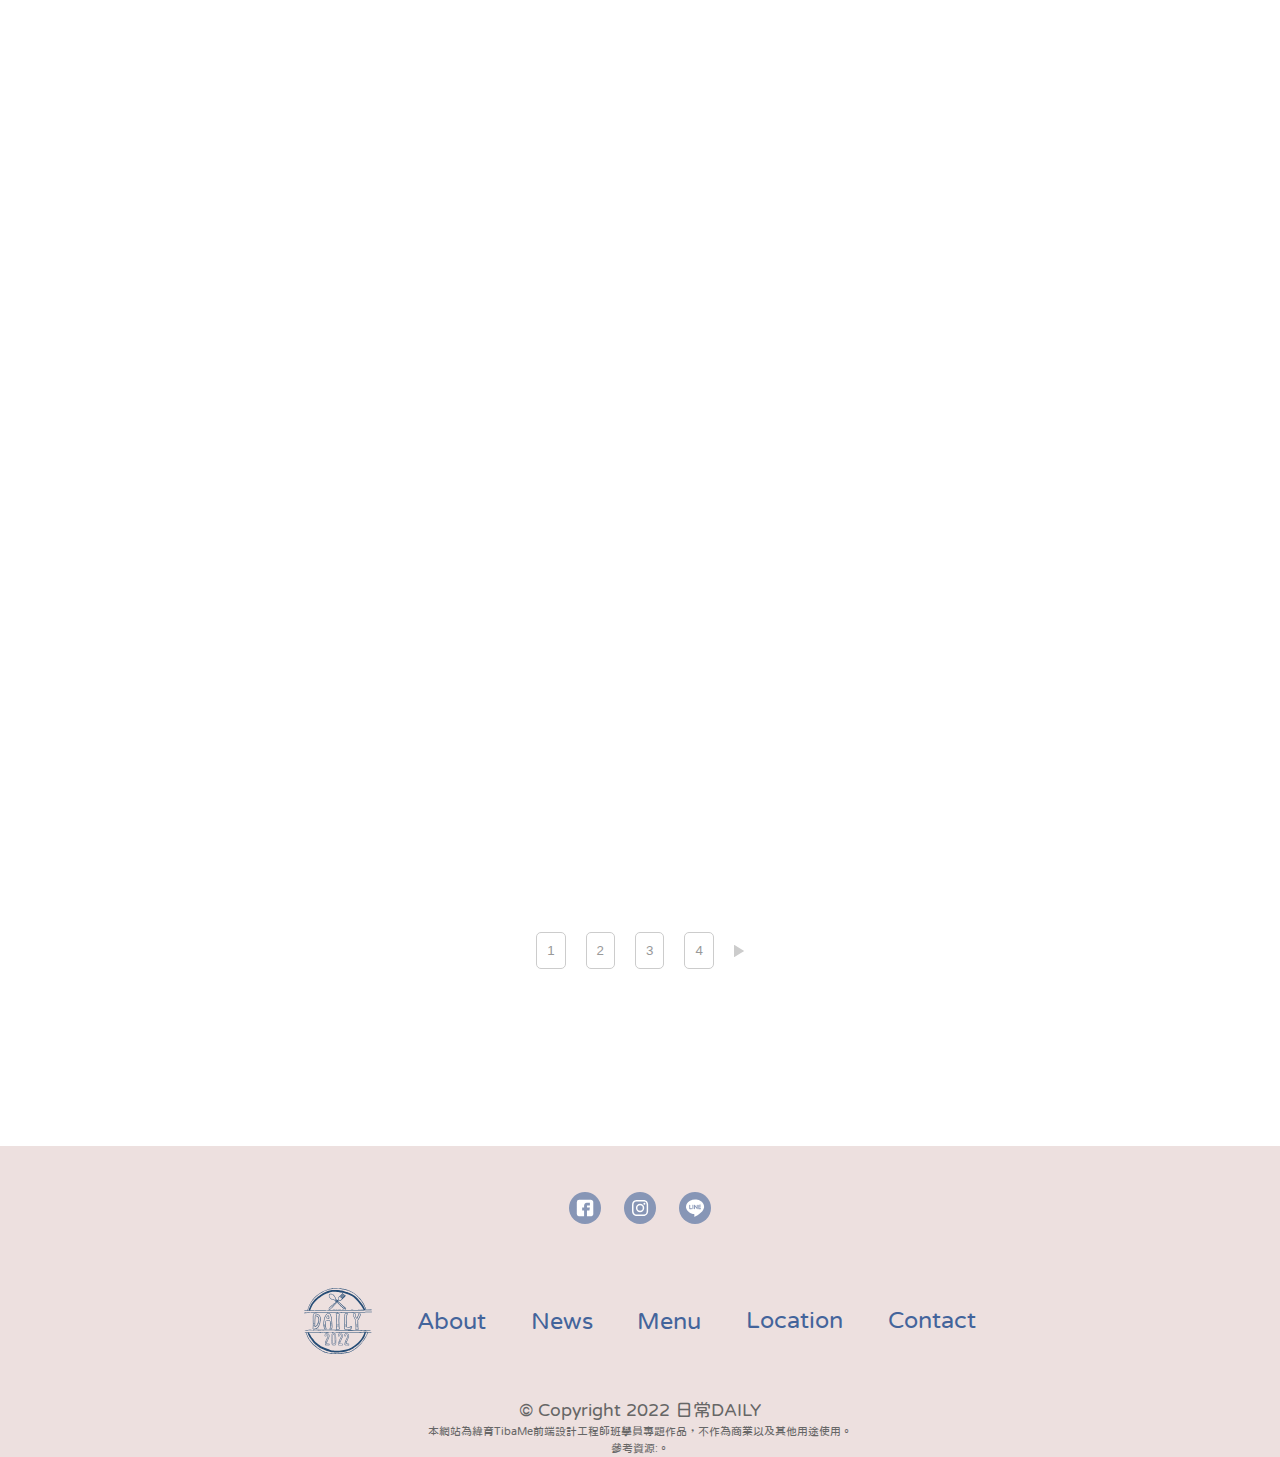
<file: news.html>
<!DOCTYPE html>
<html lang="en">

<head>
    <meta charset="UTF-8">
    <meta http-equiv="X-UA-Compatible" content="IE=edge">
    <meta name="viewport" content="width=device-width, initial-scale=1.0">
    <!-- 網頁標題與標題icon -->
    <title>活動快遞News-日常DAILY</title>
    <link rel="icon" href="./picture/littleicon.ico" type="image/x-icon">
    <!-- 載入css -->
    <link rel="stylesheet" href="css/reset.css">
    <link rel="stylesheet" href="css/global.css">
    <link rel="stylesheet" href="css/nav-other.css">
    <link rel="stylesheet" href="css/main-news.css">
    <link rel="stylesheet" href="css/footer.css">
    <link rel="stylesheet" href="css/owl.carousel.min.css">
    <link rel="stylesheet" href="css/owl.theme.default.min.css">
    <link rel="stylesheet" href="css/aos.css">
</head>

<body>
    <!-- 頁首/start -->
    <header>
        <div class="bgImg">
            <!--導覽列 -->
            <nav class="bigScreenNav">
                <div class="frame">
                    <ul class="left">
                        <a href="about.html">
                            <li>About</li>
                        </a>
                        <a href="news.html">
                            <li>News</li>
                        </a>
                        <a href="products.html">
                            <li>Menu</li>
                        </a>
                    </ul>
                    <!-- logo -->
                    <a href="index.html"><img src="./picture/logo-squ.svg" alt="logo" class="navLogo" width="120px"></a>
                    <!-- 右導覽列 -->
                    <ul class="right">
                        <a href="location.html">
                            <li>Location</li>
                        </a>
                        <a href="contact.html">
                            <li>Contact</li>
                        </a>
                        <!-- 會員 -->
                        <span>
                            <li><a href="#"><img src="./picture/register.svg" alt="登入" width="20px"></a></li>
                        </span>
                    </ul>
                </div>
            </nav>
            <!-- 行動裝置導覽列 -->
            <div class="smallScreenNav">
                <nav role="navigation" id="menuToggle">
                    <input type="checkbox">
                    <span></span>
                    <span></span>
                    <span></span>
                    <ul id="menu">
                        <a href="index.html">
                            <li><img src="./picture/logo-ciclebl.svg" alt="logo" width="100px"></li>
                        </a>
                        <a href="about.html">
                            <li>About</li>
                        </a>
                        <a href="news.html">
                            <li>News</li>
                        </a>
                        <a href="products.html">
                            <li>Menu</li>
                        </a>
                        <a href="location.html">
                            <li>Location</li>
                        </a>
                        <a href="contact.html">
                            <li>Contact</li>
                        </a>
                        <a href="#">
                            <li><img src="./picture/register-pi.svg" alt="登入" width="45px"></li>
                        </a>
                    </ul>
                </nav>
                <div class="logo">
                    <a href="index.html"><img src="picture/logo-cicle.svg" alt="logo" width="90px"></a>
                </div>
            </div>
        </div>
    </header>
    <!-- 頁首/end -->
    <!-- 活動快遞News/start -->
    <main>
        <!-- 行動裝置banner -->
        <div class="smallScreen Banner"></div>
        <!-- 一般banner -->
        <div class="bigScreen Banner"></div>
        <!-- 麵包屑 -->
        <div class="path">
            <ul>
                <li><a href="index.html">首頁Home</a></li>
                <li><span>活動快遞News</span></li>
            </ul>
        </div>
        <!-- 內容/start -->
        <div class="width">
            <!-- 標題 -->
            <h2 class="center" data-aos="fade-up" data-aos-duration="1000">活動快遞</h2>
            <!-- 卡片grid -->
            <section class="news container">
                <div class="row">
                    <!-- 卡片-1 -->
                    <div class="col-12 col-lg-12" data-aos="fade-down" data-aos-duration="2000" data-aos-delay="500">
                        <a href="#">
                            <article>
                                <div class="pic">
                                    <img src="picture/hugaryset.jpg">
                                </div>
                                <div class="txt">
                                    <h3 class="mb-40">二月份店內推出限定【222我好餓餓餓】期間限定菜單</h3>
                                    <div class="date">
                                        <img src="picture/icon_calender.svg" width="24px" alt="calender icon">
                                        <h5>2022/02/02</h5>
                                    </div>
                                    <p>二月份店內推出限定【222我好餓餓餓】期間限定菜單，滿足總是寫網站寫到很餓的您。...
                                    </p>
                                </div>
                            </article>
                        </a>
                    </div>
                    <!-- 卡片-2 -->
                    <div class="col-12 col-lg-12" data-aos="fade-down" data-aos-duration="2000" data-aos-delay="500">
                        <a href="#">
                            <article>
                                <div class="pic">
                                    <img src="picture/hugaryset.jpg">
                                </div>
                                <div class="txt">
                                    <h3 class="mb-40">二月份店內推出限定【222我好餓餓餓】期間限定菜單</h3>
                                    <div class="date">
                                        <img src="picture/icon_calender.svg" width="24px" alt="calender icon">
                                        <h5>2022/02/02</h5>
                                    </div>
                                    <p>二月份店內推出限定【222我好餓餓餓】期間限定菜單，滿足總是寫網站寫到很餓的您。...
                                    </p>
                                </div>
                            </article>
                        </a>
                    </div>
                    <!-- 卡片-3 -->
                    <div class="col-12 col-lg-12" data-aos="fade-down" data-aos-duration="2000" data-aos-delay="500">
                        <a href="#">
                            <article>
                                <div class="pic">
                                    <img src="picture/hugaryset.jpg">
                                </div>
                                <div class="txt">
                                    <h3 class="mb-40">二月份店內推出限定【222我好餓餓餓】期間限定菜單</h3>
                                    <div class="date">
                                        <img src="picture/icon_calender.svg" width="24px" alt="calender icon">
                                        <h5>2022/02/02</h5>
                                    </div>
                                    <p>二月份店內推出限定【222我好餓餓餓】期間限定菜單，滿足總是寫網站寫到很餓的您。...
                                    </p>
                                </div>
                            </article>
                        </a>
                    </div>
                    
        </div>
        <!-- 活動快遞News/end -->
        <!-- 頁碼 -->
        <section class="articlePages width">
            <button>1</button>
            <button>2</button>
            <button>3</button>
            <button>4</button>
            <div class="arrow">
                <img src="picture/arrow-right-02.svg" width="10px" alt="">
            </div>
        </section>
    </main>
    <!-- 內容/end -->
    <!-- 頁尾/start -->
    <footer>
        <div class="footer center">
            <!-- SocialMedia icon -->
            <div class="socialMedia">
                <a href="https://www.facebook.com/"><img src="picture/icon_socialMedia-fb.svg" alt="FB icon" width="32" height="32"></a>
                <a href="https://www.instagram.com/"><img src="picture/icon_socialMedia-ig.svg" alt="instagram icon" width="32" height="32"></a>
                <a href="https://line.me/zh-hant/"><img src="picture/icon_socialMedia-line.svg" alt="line icon" width="32" height="32"></a>
            </div>
            <!-- 網站地圖SiteMap-->
            <div class="pages">
                <ul>
                    <li><a href="index.html"><img src="./picture/logo-ciclebl.svg" alt="logo" width="100px"></a></li>
                    <li><a href="about.html">About</a></li>
                    <li><a href="news.html">News</a></li>
                    <li><a href="news.html">Menu</a></li>
                    <li><a href="products.html">Location</a></li>
                    <li><a href="contact.html">Contact</a></li>
                </ul>
            </div>
            <!-- GoTopBtn -->
            <div class="backToTop backToTopNone" id="backToTop">
                <a onclick="topFunction()" id="BackToTopBtn" class="pic">
                    <i class="fas fa-chevron-up"></i>
                    <img src="./picture/topbtn.svg" alt="topbotton">
                    <p>TOP</p>
                </a>
            </div>
            <!-- Copyright -->
            <div class="copyright">
                <p>&copy Copyright 2022 日常DAILY</p>
                <span>本網站為緯育TibaMe前端設計工程師班學員專題作品，不作為商業以及其他用途使用。<br>參考資源:。</span>
            </div>
        </div>
    </footer>
    <!-- 頁尾/end -->
    <!-- 載入js -->
    <script type="text/javascript" src="js/aos.js"></script>
    <script type="text/javascript" src="https://code.jquery.com/jquery-3.6.0.min.js"></script>
    <script type="text/javascript" defer src="js/navBarScroll.js"></script>
    <script type="text/javascript" src="/js/topbtn.js"></script>
    <script type="text/javascript" src="js/smoothscroll.min.js"></script>
</body>

</html>
</file>
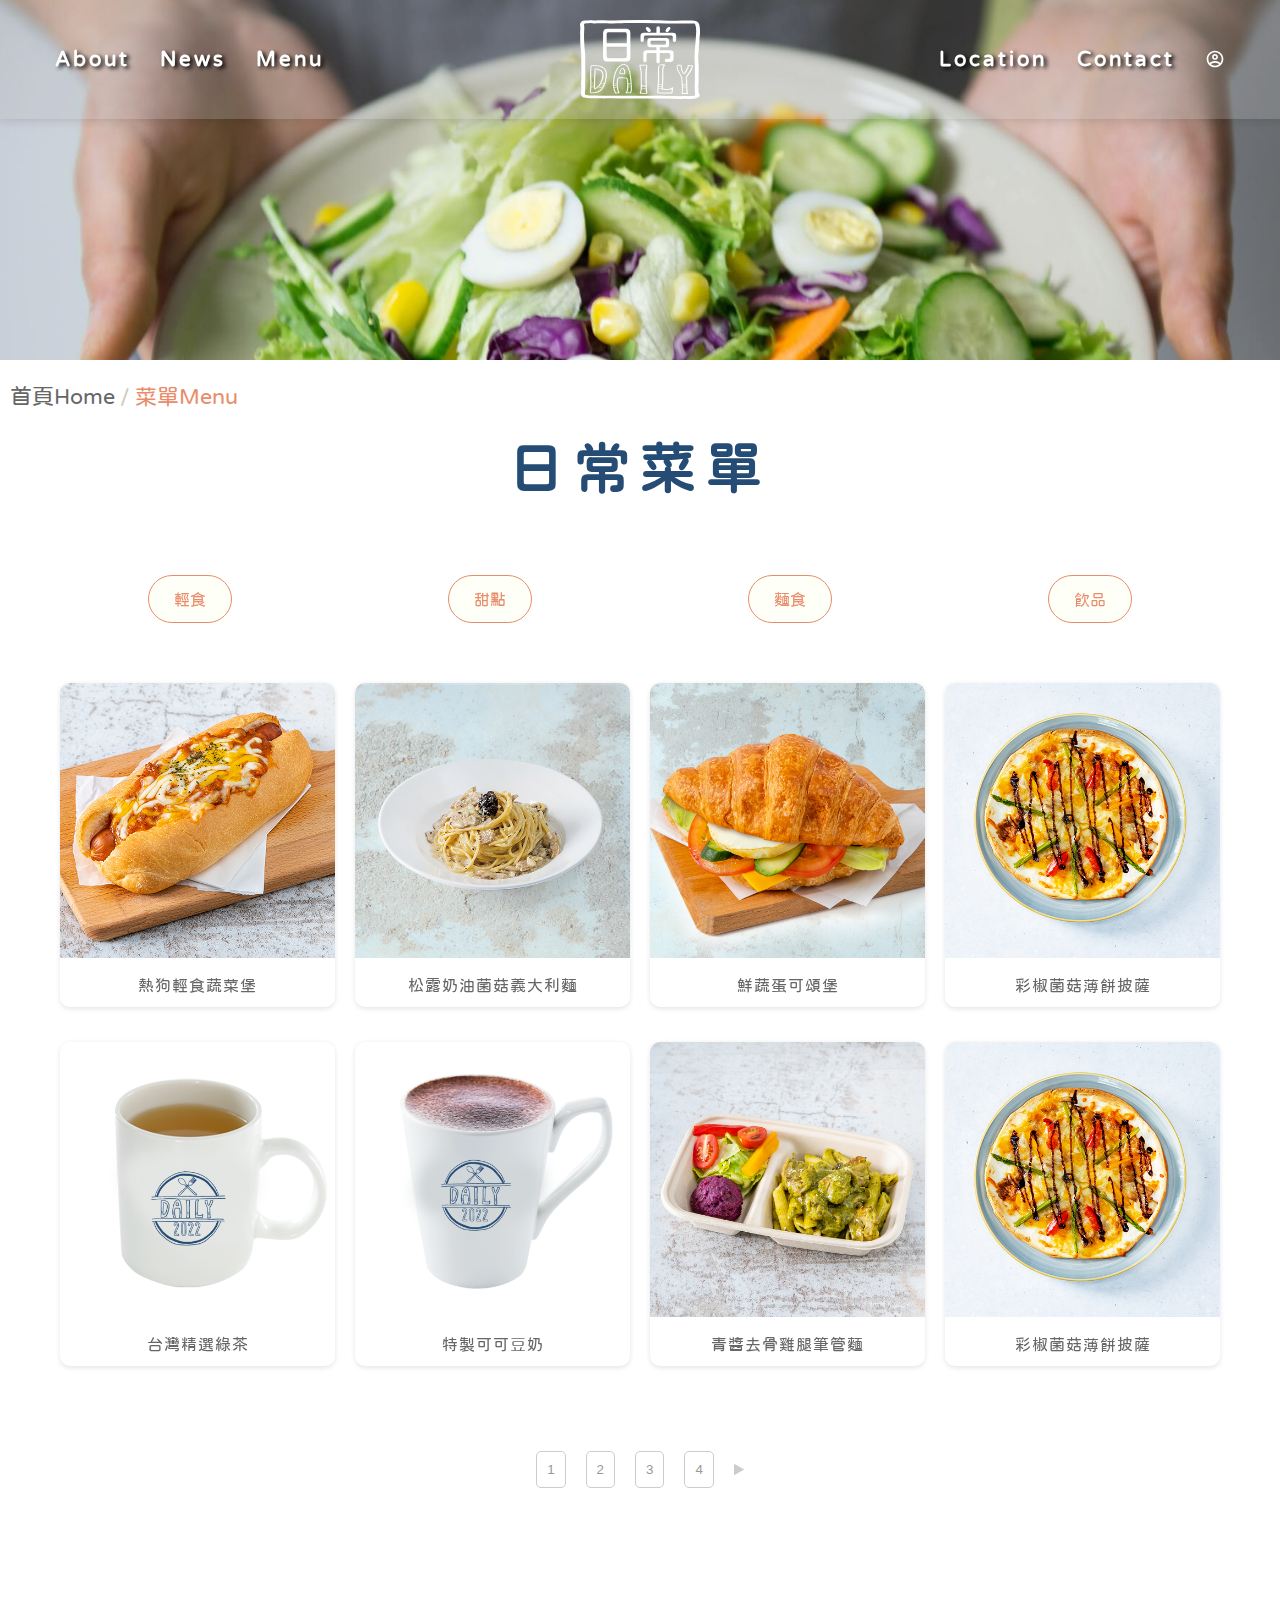
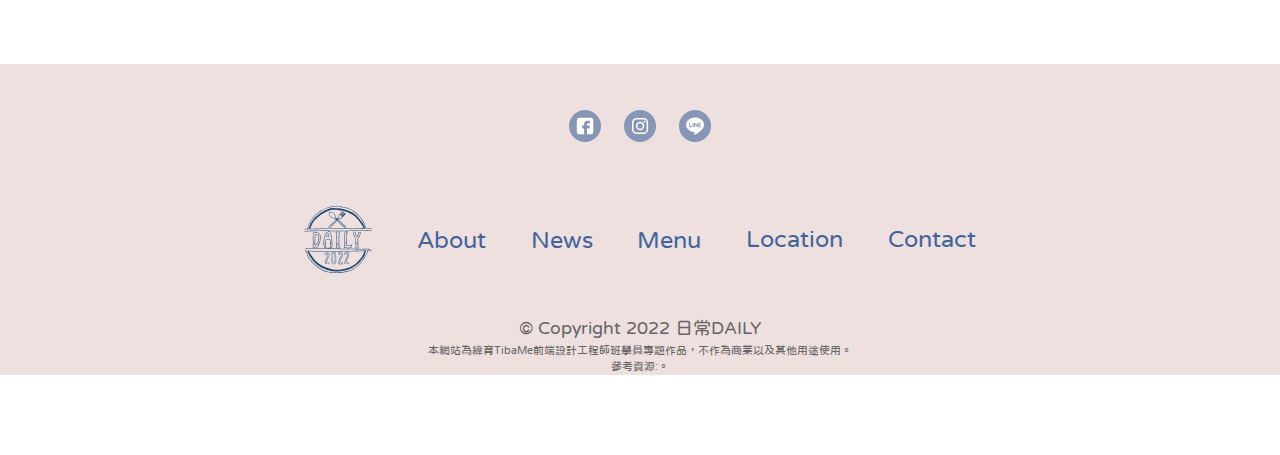
<file: products.html>
<!DOCTYPE html>
<html lang="en">

<head>
    <meta charset="UTF-8">
    <meta http-equiv="X-UA-Compatible" content="IE=edge">
    <meta name="viewport" content="width=device-width, initial-scale=1.0">
    <!-- 網頁標題與標題icon -->
    <title>菜單Menu-日常DAILY</title>
    <link rel="icon" href="./picture/littleicon.ico" type="image/x-icon">
    <!-- 載入css -->
    <link rel="stylesheet" href="css/reset.css">
    <link rel="stylesheet" href="css/global.css">
    <link rel="stylesheet" href="css/nav-other.css">
    <link rel="stylesheet" href="css/main-products.css">
    <link rel="stylesheet" href="css/footer.css">
    <link rel="stylesheet" href="css/grid.css">
    <link rel="stylesheet" href="css/owl.carousel.min.css">
    <link rel="stylesheet" href="css/owl.theme.default.min.css">
    <link rel="stylesheet" href="css/aos.css">
</head>

<body>
    <!-- 頁首/start -->
    <header>
        <div class="bgImg">
            <!--導覽列 -->
            <nav class="bigScreenNav">
                <div class="frame">
                    <ul class="left">
                        <a href="about.html">
                            <li>About</li>
                        </a>
                        <a href="news.html">
                            <li>News</li>
                        </a>
                        <a href="products.html">
                            <li>Menu</li>
                        </a>
                    </ul>
                    <!-- logo -->
                    <a href="index.html"><img src="./picture/logo-squ.svg" alt="logo" class="navLogo" width="120px"></a>
                    <!-- 右導覽列 -->
                    <ul class="right">
                        <a href="location.html">
                            <li>Location</li>
                        </a>
                        <a href="contact.html">
                            <li>Contact</li>
                        </a>
                        <!-- 會員 -->
                        <span>
                            <li><a href="#"><img src="./picture/register.svg" alt="登入" width="20px"></a></li>
                        </span>
                    </ul>
                </div>
            </nav>
            <!-- 行動裝置導覽列 -->
            <div class="smallScreenNav">
                <nav role="navigation" id="menuToggle">
                    <input type="checkbox">
                    <span></span>
                    <span></span>
                    <span></span>
                    <ul id="menu">
                        <a href="index.html">
                            <li><img src="./picture/logo-ciclebl.svg" alt="logo" width="100px"></li>
                        </a>
                        <a href="about.html">
                            <li>About</li>
                        </a>
                        <a href="news.html">
                            <li>News</li>
                        </a>
                        <a href="products.html">
                            <li>Menu</li>
                        </a>
                        <a href="location.html">
                            <li>Location</li>
                        </a>
                        <a href="contact.html">
                            <li>Contact</li>
                        </a>
                        <a href="#">
                            <li><img src="./picture/register-pi.svg" alt="登入" width="45px"></li>
                        </a>
                    </ul>
                </nav>
                <div class="logo">
                    <a href="index.html"><img src="picture/logo-cicle.svg" alt="logo" width="90px"></a>
                </div>
            </div>
        </div>
    </header>
    <!-- 頁首/end -->
    <!-- 菜單Menu/start -->
    <main>
        <!-- 行動裝置banner -->
        <div class="smallScreen Banner"></div>
        <!-- 一般banner -->
        <div class="bigScreen Banner"></div>
        <!-- 麵包屑 -->
        <div class="path">
            <ul>
                <li><a href="index.html">首頁Home</a></li>
                <li><span>菜單Menu</span></li>
            </ul>
        </div>
        <!-- 標題 -->
        <h2 data-aos="fade-up" data-aos-duration="1500" class="center">日常菜單</h2>
        <!-- 分類btn -->
        <section class="catalog width" data-aos="fade-up" data-aos-duration="1500" data-aos-delay="500">
            <input type="radio" name="list" id="fruit">
            <label for="fruit" class="btn">輕食</label>
            <input type="radio" name="list" id="jam">
            <label for="jam" class="btn">甜點</label>
            <input type="radio" name="list" id="produce">
            <label for="produce" class="btn">麵食</label>
            <input type="radio" name="list" id="box">
            <label for="box" class="btn">飲品</label>
        </section>
        <!-- 餐點grid/start -->
        <section class="produts" data-aos="fade-up" data-aos-duration="1500" data-aos-delay="1000">
            <div class="container width">
                <div class="row">
                    <div class="productsCard col-6 col-lg-3">
                        <a href="#">
                            <div class="card">
                                <div class="pic">
                                    <img src="picture/menu/hotdog.png" alt="">
                                </div>
                                <div class="productsTitle">
                                    <p>熱狗輕食蔬菜堡</p>
                                </div>
                            </div>
                        </a>
                    </div>
                    <div class="productsCard col-6 col-lg-3">
                        <div class="card">
                            <div class="pic">
                                <img src="picture/menu/noodle.png" alt="">
                            </div>
                            <div class="productsTitle">
                                <p>松露奶油菌菇義大利麵</p>
                            </div>
                        </div>
                    </div>
                    <div class="productsCard col-6 col-lg-3">
                        <div class="card">
                            <div class="pic">
                                <img src="picture/menu/corr.png" alt="">
                            </div>
                            <div class="productsTitle">
                                <p>鮮蔬蛋可頌堡</p>
                            </div>
                        </div>
                    </div>
                    <div class="productsCard col-6 col-lg-3">
                        <div class="card">
                            <div class="pic">
                                <img src="picture/menu/pizz.png" alt="">
                            </div>
                            <div class="productsTitle">
                                <p>彩椒菌菇薄餅披薩</p>
                            </div>
                        </div>
                    </div>
                    <div class="productsCard col-6 col-lg-3">
                        <a href="#">
                            <div class="card">
                                <div class="pic">
                                    <img src="picture/menu/tealo.png" alt="">
                                </div>
                                <div class="productsTitle">
                                    <p>台灣精選綠茶</p>
                                </div>
                            </div>
                        </a>
                    </div>
                    <div class="productsCard col-6 col-lg-3">
                        <div class="card">
                            <div class="pic">
                                <img src="picture/menu/Chocolatelo.png" alt="">
                            </div>
                            <div class="productsTitle">
                                <p>特製可可豆奶</p>
                            </div>
                        </div>
                    </div>
                    <div class="productsCard col-6 col-lg-3">
                        <div class="card">
                            <div class="pic">
                                <img src="picture/menu/nod.jpg" alt="">
                            </div>
                            <div class="productsTitle">
                                <p>青醬去骨雞腿筆管麵</p>
                            </div>
                        </div>
                    </div>
                    <div class="productsCard col-6 col-lg-3">
                        <div class="card">
                            <div class="pic">
                                <img src="picture/menu/pizz.png" alt="">
                            </div>
                            <div class="productsTitle">
                                <p>彩椒菌菇薄餅披薩</p>
                            </div>
                        </div>
                    </div>
                </div>
            </div>
        </section>
        <!-- 餐點grid/end -->
        <!-- 頁碼 -->
        <section class="articlePages width">
            <button>1</button>
            <button>2</button>
            <button>3</button>
            <button>4</button>
            <div class="arrow">
                <img src="picture/arrow-right-02.svg" width="10px" alt="">
            </div>
        </section>
    </main>
    <!-- 內容/end -->
    <!-- 頁尾/start -->
    <footer>
        <div class="footer center">
            <!-- SocialMedia icon -->
            <div class="socialMedia">
                <a href="https://www.facebook.com/"><img src="picture/icon_socialMedia-fb.svg" alt="FB icon" width="32" height="32"></a>
                <a href="https://www.instagram.com/"><img src="picture/icon_socialMedia-ig.svg" alt="instagram icon" width="32" height="32"></a>
                <a href="https://line.me/zh-hant/"><img src="picture/icon_socialMedia-line.svg" alt="line icon" width="32" height="32"></a>
            </div>
            <!-- 網站地圖SiteMap-->
            <div class="pages">
                <ul>
                    <li><a href="index.html"><img src="./picture/logo-ciclebl.svg" alt="logo" width="100px"></a></li>
                    <li><a href="about.html">About</a></li>
                    <li><a href="news.html">News</a></li>
                    <li><a href="news.html">Menu</a></li>
                    <li><a href="products.html">Location</a></li>
                    <li><a href="contact.html">Contact</a></li>
                </ul>
            </div>
            <!-- GoTopBtn -->
            <div class="backToTop backToTopNone" id="backToTop">
                <a onclick="topFunction()" id="BackToTopBtn" class="pic">
                    <i class="fas fa-chevron-up"></i>
                    <img src="./picture/topbtn.svg" alt="topbotton">
                    <p>TOP</p>
                </a>
            </div>
            <!-- Copyright -->
            <div class="copyright">
                <p>&copy Copyright 2022 日常DAILY</p>
                <span>本網站為緯育TibaMe前端設計工程師班學員專題作品，不作為商業以及其他用途使用。<br>參考資源:。</span>
            </div>
        </div>
    </footer>
    <!-- 頁尾/end -->
    <!-- 載入js -->
    <script type="text/javascript" src="js/aos.js"></script>
    <script type="text/javascript" src="https://code.jquery.com/jquery-3.6.0.min.js"></script>
    <script type="text/javascript" defer src="js/navBarScroll.js"></script>
    <script type="text/javascript" src="/js/topbtn.js"></script>
    <script type="text/javascript" src="js/smoothscroll.min.js"></script>
</body>

</html>
</file>
<file: css/global.css>
/*global*/
/*插入字體*/
@font-face {
    font-family: "jf-openhunin";
    src: url("../fonts/jf-openhuninn-1.1.woff") format("woff"),
         url("../fonts/jf-openhuninn-1.1.ttf") format("truetype"),
         url("../fonts/jf-openhuninn-1.1.eot format") format("embedded-opentype");
}
/*共同設定*/
body{
    font-family: 'jf-openhunin', '微軟正黑體', "Fredoka", "sans-serif";
}
main{
    padding-bottom: 13%;
}
.title{
    text-align: center;
}
img{
    vertical-align: top;
}
a{
    text-decoration: none;
}
.pb-24{
    padding-bottom: 24px;
}
.pb-40{
    padding-bottom: 40px;
}
.pb-90{
    padding-bottom: 90px;
}
.pt-90{
    padding-top: 90px;
}
.mb-40{
    margin-bottom: 40px;
}
.mb-60{
    margin-bottom: 60px;
}
.mb-90{
    margin-bottom: 90px;
}
.mt-90{
    margin-top: 90px;
}
/*文字大小*/
h2{
    font-size: 3.5em;
    color: #254C75;
    letter-spacing: 10px;
    font-weight: bold;
}
h3{
    display: inline-block;
    font-size: 3em;
    color: #43649B;
    letter-spacing: 3px;
    font-weight: 600;
}
h4{
    font-size: 1.8em;
    color: #43649B;
    font-weight: 500;
}
p{
    font-size: 30px;
}
/*置中*/
.center{
    display: flex;
    justify-content: center;
    align-items: center;
    flex-direction: column;
    margin: auto;
}
/*文字強調*/
strong{
    font-weight: 600;
    color: #FBD97A;
    display: contents;
}

/* ------ GotoTopbtn ------ */
.backToTop{
    position: fixed;
    width:4.5em;
    height:4.5em;
    right: 5em;
    bottom: 2em;
    text-align: center;
    line-height: 1.2em;
    font-weight: 600;
    color: #211E55;
    margin-bottom: 5em;
    animation: float 3s cubic-bezier(0.1, 0.1, 0.88, 0.88) infinite;
    z-index: 1;
    opacity: 1;
    transition: opacity .5s 0s;
    cursor: pointer;
}
.backToTopNone{
    opacity: 0;
    transition: opacity .5s 0s;
}
.backToTop p{
    font-size: 1.2em;
    font-weight: 500px;
    text-shadow: #FFF 0.1em 0.1em 0.2em
}
/*上下漂浮動畫*/
@keyframes float{
    0% {
        transform: translate(0, 0);
    }
    
    30% {
        transform: translate(0, -2px);
    }
    70% {
        transform: translate(0, 5px);
    }
    100% {
        transform: translate(0, 0);
    }
}
/* ------ path麵包屑 ------ */
.path{
    margin: 15px 10px 15px 0;
}
.path ul{
    list-style: none;
    display: flex;
}
.path li{
    position: relative;
    padding: 10px;
}
.path li a{
    color: #666666;
    font-size: 22px;
    font-weight: 500;
}
.path a::after{
    display: block;
    content: '';
    width: 0%;
    height: 2px;
    margin-bottom: 5px;
    background-color: #e6bebb;
    transition: 0.4s ease-in-out;
}
.path a:hover:after{
    width: 100%;
    height: 2px;
    margin-bottom: 5px;
}
.path span{
    color: #E88C6B;
    font-size: 22px;
    font-weight: 500;
}
.path li + li::before{
    content: '/';
    color: #D0CDC2;
    position: absolute;
    left: -5px;
    font-size: 22px;
}
/* ------ 頁尾 ------ */
.footer {
    background-color: #ede0df;
    width: 100%;
    padding-top: 2%;
}
/* socail media icon */
.socialMedia{   
    width: 30%;
    margin: 1% 0;
}
.socialMedia a{
    margin: 2% 3%;
    transform: translateY(0);
}
.socialMedia a:hover{
    transform: translateY(-5px);
    transition: .5s;
}
/* SiteMap */
.pages ul{
    position: relative;
    display: flex;
    flex-direction: row;
    justify-content: center;
    list-style: none;
    align-items: center;
}
.pages li img{
    width: 68px;
}
.pages a{
    font-weight: 500;
    font-size: 1.5em;
}
.pages li{
    margin: 3% 5%;
}
.pages li a:hover{
    transition: .5s;
    color: #EF8463;
}
/* copyright */
.copyright{
    display: flex;
    flex-direction: column;
    justify-content: center;
    align-items: center;
    margin-top: 2%;
}
.copyright p{
    width: 80%;
    text-align: center;
    font-size: 1.1em;
    display: inline-block;
    color: #666;
    line-height: 1.5;
}
</file>
<file: css/nav.css>
/* ------ 導覽列 ------ */
.bigScreenNav{
    display: none;
}
.smallScreenNav{
    position: fixed;
    top: 0;
    left: 0;
    width: 100%;
    display: flex;
    justify-content: space-between;
    align-items: center;
    z-index: 99;
}
.solidNav {
    background-color: #254C75;
    transition: .5s;
}
.logo{
    width: 42%;
    margin: 3%  10%;
}
#menuToggle{
    margin: 2% 4%;
    width: 100%;
    display: inline-block; 
    -webkit-user-select: none;
    user-select: none;
}
#menuToggle a{
    text-decoration: none;
    color: #43649B;
    transition: color 0.3s ease;
}
#menuToggle input{
    display: block;
    width: 10%;
    height: 100%;
    position: absolute;
    top: 0;
    left: 0;
    cursor: pointer;
    opacity: 0; 
    z-index: 2; 
    -webkit-touch-callout: none;
}

 /* 漢堡包 */
#menuToggle span{
    display: block;
    width: 21px;
    height: 2px;
    margin-bottom: 4px;
    position: relative;
    background: #ffffff;
    border-radius: 3px;
    z-index: 1;
    transform-origin: 2px 0px;
    transition: transform 0.5s cubic-bezier(0.77,0.2,0.05,1.0),
                background 0.5s cubic-bezier(0.77,0.2,0.05,1.0),
                opacity 0.55s ease;
}
 
#menuToggle span:first-child {
    transform-origin: 0% 0%;
}
 
#menuToggle span:nth-last-child(2){
    transform-origin: 0% 100%;
}

#menuToggle input:checked ~ span{
    opacity: 1;
    transform: rotate(45deg) translate(-2px, -1px);
    background: #43649b;
}
 
#menuToggle input:checked ~ span:nth-last-child(3){
    opacity: 0;
    transform: rotate(0deg) scale(0.2, 0.2);
}

#menuToggle input:checked ~ span:nth-last-child(2){
    transform: rotate(-45deg) translate(0, -1px);
}

#menu{
    position: fixed;
    width: 100%;
    height: 100%;
    top: 0;
    left: 0;
    padding-top: 115px;
    background: #ede0df;
    list-style-type: none;
    -webkit-font-smoothing: antialiased;
    /* to stop flickering of text in safari */
    transform-origin: 0% 0%;
    transform: translate(-100%, 0);
    transition: transform 0.5s cubic-bezier(0.77,0.2,0.05,1.0);
}
#menu li {
    display: flex;
    flex-direction: column;
    justify-content: center;
    align-items: center;
    padding: 15px 0;
    font-size: 22px;
}
#menuToggle input:checked ~ ul{
    transform: none;
}

.bgImg{
    background-image: url(../picture/bgimg-mb-1.jpg);
    background-repeat: no-repeat;
    background-size: cover;
    background-position: center center;
    min-height:100vh;
}
.bigScreenNav ul{
    width: 1200px;
    margin: auto;
}

.frame{
    max-width: 1200px;
}
.bgImg{
    background-image: url(../picture/bgimg.png);
    background-repeat: no-repeat;
    background-size: cover;
    background-attachment: fixed;
    height: 100vh;
}
.solidNav {
    background-color: #254c75;
    transition: .5s;
    height: 13vh;
}

.smallScreenNav img{
    height: 10vh;
}
/*RWD*/

@media screen and (min-width:992px) {
    .smallScreenNav{
        display: none;
    }
    .bigScreenNav{
        position: fixed;
        top: 0;
        left: 0;
        width: 100%;
        z-index: 99;
        display: flex;
        align-items: center;
        justify-content: center;
    }

    .bigScreenNav ul{
        display: flex;
        align-items: center;
        width: 800px;
        margin: auto;
    }
    .frame{
        max-width: 800px;
        display: flex;
    }
    .left{
        text-align: left;
    }
    .right{
        justify-content: flex-end;
    }
    .bigScreenNav li{
        font-weight: 700;
        position: relative;
    }
    .bigScreenNav a{
        padding: 20px 15px;
        text-decoration: none;
        color: #fff;
        letter-spacing: 3px;
        font-size: 1.3em;
        text-shadow: black 0.1em 0.1em 0.2em
    }
    .bigScreenNav a li::after {
        position: absolute;
        content: '';
        width: 0%;
        height: 2px;
        background-color: #fff;
        left: 50%;
        bottom: -10px;
        transition: all 0.4s ease-in-out;
    }
    .bigScreenNav a:hover li::after {
        width: 100%;
        left: 0;
    }
    .bgImg{
        background-image: url(../picture/bgimg-mb-1.jpg);
        background-repeat: no-repeat;
        background-size: cover;
        height:100vh;
    }

}
</file>
<file: css/main-index.css>
.banner{
    background-image: url(../picture/homebanner.jpg);
    background-repeat: no-repeat;
    background-size: cover;
    background-attachment: fixed;
    height: 100vh;
}
/* ------ FirstPage ------ */
.mainTxt .first{
    margin: 0;
    position: relative;
    top: 50%;
    left: 50%;
    right: 50%;
    transform: translate(-50%,75%);
    text-align: center;
    display: flex;
    flex-direction: column;
    justify-content: center;
}
.animation{
    display: flex;
    flex-direction: column;
    background-color: rgba(0, 0, 0, 0.4);
    padding: 20px;
    border-radius: 5px;
}
/*slogan*/
.mainTxt .first .animation h2{
    color: #fff;
    letter-spacing: 3px;
    opacity: 85%;
    margin-bottom: 20px;
    display: inline-block;
    text-align: center;
    font-size: 30px;
}
.mainTxt .first .animation p{
    color: #fff;
    font-size: 16px;
    opacity: 85%;
    text-align: center;
    display: inline-block;
}
/*副標*/
.animation p{
    color: #fff;
    font-size: 25px;
    opacity: 85%;
    text-align: center;
    display: inline-block;
}
.mainTxt .socialMedia{
    display: none;
}
/*learnmore按鈕*/
.mainTxt .first .animation .button{
    display: block;
    cursor: pointer;
    background-color: #EF8463;
    margin: 20px auto 10px;
    padding: 10px 20px;
    border-radius: 300px;
    border: none; 
}
.animation .button a{
    color: #fff;
    font-weight: 700;
    font-family: 'jf-openhunin', '微軟正黑體', "Fredoka", "sans-serif";
    letter-spacing: 0.1em;
    font-size: 1em;
    margin-bottom: 5px;
    display: block;
}
.mainTxt .first .animation .button:hover{ 
    background-color: #fff;
}
.mainTxt .first .animation .button:hover a{ 
    background-color: #fff;
    color: #EF8463;

}
/*3point*/
.title{
    font-size: 35px;
    line-height: 1.4;
}
.item{
    display: flex;
    flex-direction: column;
    justify-content: center;
    align-items: center;
    margin: auto;
}
.threePoints img{
    width: 30%;
}
.threePoints{
    background-image: url(../picture/conceptimg.png);
    background-repeat: no-repeat;
    background-size: cover;
    background-position: center center;
    width: 100%;
}
.wrap h3{ 
    color: #000000;
    font-size: 1.5em;
}
.productsBg{
    background-image: url("../picture/bigfood.png");
    background-repeat: repeat;
    background-size: cover;
    max-height:100vh
}
/*News*/
.itemN{
    margin: 0 5%;
    box-sizing: border-box ;
    max-width:70%;
    padding-bottom: 20px;
    background-color: #fff;
    border: 1px  rgb(212, 212, 212) solid;
    border-radius: 15px;
    cursor: pointer;
    transition: .5s;
    margin: 0 auto;
    box-shadow: none;
}
.news h2 {
    font-size: 35px;
}
.itemN.article img{
    width: 100%;
    border-top-left-radius: 15px;
    border-top-right-radius: 15px;
    margin-bottom: 20px;
}
.itemN .txt{
    margin: 2% 5% ;
}
.itemN h4{
    text-align: left;
    margin: 15px 0;
    line-height: 1.5;
    flex-grow: 1;
    text-shadow: 0 0 0.1em #b6b0b0,0 0 0.2em #b6b0b0;
    font-size: 25px;
    color: #EF8463;
}
.txt p{
    line-height: 1.7;
    text-align: justify;
    font-size: 18px;
    padding: 5px 10px;
    flex-grow: 1;
    font-weight: normal;
    text-indent: 20px;
}
.txt a{
    text-decoration: none;
    color: #666666;
    display: inline-block;
}
.txt p:hover{
    color: #EF8463;
}
/*本月主打*/
.goods{
    max-width: 400px;
}
.goods .pic {
    width: 70%;
    margin: 0 auto;
}
.goods .pic img{
    border-radius: 15px;
}
.products{
    padding-bottom: 0;
}
.name h4{
    margin: 5% 5%;
    text-align:center;
}
.name P{
    font-size: 15px;
    font-weight: 300;
    line-height: 1.7;
    text-align: justify;
    margin: 1% 5%;
    color: #666666;
    font-weight: 500;
    padding: 0 10px;
    background-color: rgb(255,255,255, .4);
    border-radius: 5px;
}
.main{
    padding-bottom: 0px;
}
.socialMedia{
    display: none;
}
.backToTop {
    width: 35px;
}
/* RWD */
@media (min-width: 768px) and (max-width: 1199.98px) {
    .width{
        max-width: 800px;
    }
    .banner{
        background-image: url(../picture/homebanner.jpg);
        background-repeat: no-repeat;
        background-size: cover;
        height: 100vh;
    }
    .mainTxt .socialMedia{
        display: flex;
        flex-direction: column;
        position: absolute;
        top: 15%;
        width:30px;
        position: fixed;
        background-color: rgba(67, 100, 155, 0.3);
        border-radius: 0px 20px 20px 0px;
        padding: 5px 1px; 
        z-index: 1;
    }
    .mainTxt .socialMedia img{
        width:32px
    }
    .mainTxt .socialMedia a{
        transform: translateY(0);
        width: 32px;
        padding: 2px 0;
        margin: 0 auto;
    }
    .mainTxt .socialMedia a:hover{
        transform: translateY(-5px);
        transition: .5s;
    }
    .mainTxt .first .animation h2{
        color: #fff;
        letter-spacing: 1px;
        opacity: 85%;
        margin-bottom: 20px;
        display: inline-block;
        line-height: 1;
        font-size: 1.5em;
    }
    .mainTxt .first .animation p{
        color: #fff;
        opacity: 85%;
        display: inline-block;
        font-size: 1.5em;
    }
    .mainTxt .first{
        position: absolute;
        top: 50%;
        left: 45%;
        text-align: left;
        align-items: flex-start;
        width: 50%;
        transform: translate(-40%,-40%);
    }
    .animation{
        padding: 20px;
        margin: 10px auto;
    }
    .animation p{
        color: #fff;
        font-size: 30px;
        opacity: 85%;
        text-align: center;
        display: inline-block;
    }
    .mainTxt .first .animation button{
        display: block;
        cursor: pointer;
        background-color: #E88C6B;
        color: #fff;
        margin:  6% auto 0;
        padding:10px 20px;
        border-radius: 300px;
        border: none;
        letter-spacing: 0.2em;
        transform: translate(0);
        transition: .3s;
        font-size: 1em;
        height: 5vh;
    }
    .mainTxt .first .animation button:hover{
        background-color: #fff;
        color: #E88C6B;
    }
    /* concept */
    .wrap{
        display: flex;
        flex-direction: row;
        justify-content: space-between;
        align-items: center;
        padding-bottom: 5%;
    }
    .item{
        display: flex;
        flex-direction: column;
        justify-content: center;
        align-items: center;
        margin: auto;
    }
    .threePoints img{
        width: 30%;
    }
    .item.article{
        max-width: 800px;
        padding:50px;
        background-color: #fff;
        border: 1px  rgb(212, 212, 212) solid;
        border-radius: 15px;
        cursor: pointer;
        transition: .5s;
        box-shadow: none;
    }
    .item.article img{
        width: 30%;
        border-radius: 15px;
    }
    .txt h4{
        text-align: left;
        margin-top: 2%;
        margin-bottom: 2%;
        line-height: 1.5;
        flex-grow: 1;
    }
    .txt p{
        line-height: 1.7;
        text-align: justify;
        font-size: 1.3em;
        padding: 10px 0;
        flex-grow: 1;
        font-weight: normal;
    }
    .txt a{
        text-decoration: none;
        color: #666666;
        display: inline-block;
    }
    .item .txt h4:hover, .item .txt p:hover{
        color: #EF8463;
    }
    .goods{
        padding: 1em;
        max-width: 800px;
    }
    .goods .pic {
        margin: auto;
        width: 500px;
        border-radius: 15px;
    }
    .name h4{
        flex-grow: 1;
        text-align: center;
        margin: 5% 0;
    }
    .name P{
        color: #666666;
        font-size: 1.3em;
        line-height: 1.7;
        text-align: justify;
        font-weight: 300;
    }
    

}

@media (min-width: 1200px) {
    .width{
        width: 70%;
    }
    main{
        padding-bottom:0 ;
    }
    .banner{
        background-image: url(../picture/homebanner.jpg);
        background-repeat: no-repeat;
        background-size: cover;
        background-attachment: fixed;
        height: 100vh;
    }
    /*Icon*/
    .mainTxt .socialMedia{
        display: flex;
        flex-direction: column;
        position: absolute;
        top: 15%;
        width: 60px;
        position: fixed;
        background-color: rgba(67, 100, 155, 0.3);
        border-radius: 0px 20px 20px 0px;
        padding: 5px 3px; 
    }
    .mainTxt .socialMedia a{
        transform: translateY(0);
        width: 32px;
        padding: 4px;
    }
    .mainTxt .socialMedia a:hover{
        transform: translateY(-5px);
        transition: .5s;
    }
     /*First Page*/
    .animation{
        display: flex;
        border-radius: 5px;
        margin: 0 400px;
        padding: 10px 0 0 0;
    }
    .mainTxt .first .animation h2{
        margin-bottom: 40px 0;
        display: inline-block;
        text-align: center;
        font-size: 3em;
    }
    .mainTxt .first .animation p{
        color: #fff;
        font-size: 1.5em;
        opacity: 85%;
        text-align: center;
        display: inline-block;
    }
    .wrap{
        display: flex;
        flex-direction: row;
        justify-content: space-between;
        align-items: center;
        padding-bottom: 5%;
    }
    .button a{
        font-weight: 700;
        font-size: 1.5em;
    }
     /*Concept*/
    .item{
        display: flex;
        flex-direction: column;
        justify-content: center;
    }
    .threePoints img{
        width: 30%;
    }
     /*News*/
    .news .item{
        margin: 0 5%;
        box-sizing: border-box ;
    }
    .item.article{
        max-width: 800px;
        padding: 20px;
        background-color: #fff;
        border: 1px  rgb(212, 212, 212) solid;
        border-radius: 15px;
        cursor: pointer;
        transition: .5s;
        box-shadow: none;
    }
    .item .txt{
        margin: 4% 6%;
    }
    .txt h4{
        text-align: left;
        margin-top: 2%;
        margin-bottom: 2%;
        line-height: 1.5;
        flex-grow: 1;
    }
    .txt p{
        line-height: 1.7;
        text-align: justify;
        font-size: 1.3em;
        padding: 10px 0;
        flex-grow: 1;
        font-weight: normal;
    }
    .txt a{
        text-decoration: none;
        color: #666666;
        display: inline-block;
    }
    .item .txt h4:hover, .item .txt p:hover{
        color: #EF8463;
    }
    .goods{
        padding: 1em;
    }
    .goods .pic img{
        margin: auto;
        width: 50%;
        border-radius: 15px;
    }
    .name h4{
        flex-grow: 1;
        text-align: center;
        margin: 5% 0;
    }
    .name P{
        color: #666666;
        font-size: 1.3em;
        font-weight: 700;
        line-height: 1.7;
        text-align: justify;
        font-weight: 300;
    }
}
</file>
<file: css/footer.css>
.footer {
    background-color: #ede0df;
    width: 100%;
    padding-top: 2%;
}
/*---mb---*/
/* icon */
.socialMedia{   
    width: 20%;
    display: flex;
    justify-content: center;
    margin: 5% 0;
}
.socialMedia a{
    margin: 5% 6%;
    transform: translateY(0);
}

.socialMedia a:hover{
    transform: translateY(-5px);
    transition: .5s;
}

/* SiteMap */
.ft-logo{
    margin: 0 auto;
    width: 100px;
}

.pages ul a {
    margin-top: 30px;
    position: relative;
    display: flex;
    flex-direction: column;
    justify-content: center;
    list-style: none;
    align-items: center;
}
.pages a{
    text-decoration: none;
    color: #43649b;
    font-weight: 500;
    font-size: 1.em;
    margin: 5% 0;
}
.pages a:hover{
    color: #666;
}
.pages li{
    margin: 8% 0;
}
/* sitemap-logo */
.pages li img{
    width: 68px;
}

/* copyright */
.copyright{
    display: flex;
    flex-direction: column;
    justify-content: center;
    align-items: center;
    margin-top: 5%;
}
.copyright p{
    width: 85%;
    text-align: center;
    display: inline-block;
    color: #666;
    font-size: 01em;
    line-height: 1.5;
}
.copyright span{
    display: inline-block;
    color: #666;
    text-align: center;
    font-size: 0.7em;
    line-height: 1.5;
}
@media (max-width:576px) {
    .pages ul{
        display: none;
    }
}


/*---common---*/
@media screen and (min-width:992px) {
/* icon */
.socialMedia{   
    width: 30%;
    margin: 1% 0;
}
.socialMedia a{
    margin: 2% 3%;
    transform: translateY(0);
}
.socialMedia a:hover{
    transform: translateY(-5px);
    transition: .5s;
}
/* SiteMap */
.pages ul{
    position: relative;
    display: flex;
    flex-direction: row;
    justify-content: center;
    list-style: none;
    align-items: center;
}
.pages li img{
    width: 68px;
}
.pages a{
    font-weight: 500;
    font-size: 1.5em;
}
.pages li{
    margin: 3% 5%;
}
.pages li a:hover{
    transition: .5s;
    color: #EF8463;
}

/* copyright */
.copyright{
    display: flex;
    flex-direction: column;
    justify-content: center;
    align-items: center;
    margin-top: 2%;
}
.copyright p{
    width: 80%;
    text-align: center;
    font-size: 1.1em;
    display: inline-block;
    color: #666;
    line-height: 1.5;
}
</file>
<file: css/nav-other.css>
.bigScreenNav{
    display: none;
}
.smallScreenNav{
    position: fixed;
    top: 0;
    left: 0;
    width: 100%;
    display: flex;
    justify-content: space-between;
    align-items: center;
    z-index: 99;
    background-color: transparent;
}
.smallScreenNav img{
    height: 12vh;
}
.bgNav{
    background-color: #254c75;
    transition: .5s;
    height: 13vh;
}
.logo{
    width: 42%;
    margin: 1% 5%;
}
#menuToggle{
    margin: 2% 4%;
    width: 100%;
    display: inline-block; 
    -webkit-user-select: none;
    user-select: none;
    position: relative;
}
 
#menuToggle a{
    text-decoration: none;
    color: #80BC63;
    transition: color 0.3s ease;
}
 
#menuToggle a:hover{
    color: #FFA015;
}
 
#menuToggle input{
    display: block;
    width: 10%;
    height: 100%;
    position: absolute;
    top: 0;
    left: 0;
    cursor: pointer;
    opacity: 0; 
    z-index: 2; 
    -webkit-touch-callout: none;
}

 /* 漢堡包 */
#menuToggle span{
    display: block;
    width: 21px;
    height: 2px;
    margin-bottom: 4px;
    position: relative;
    background: #ffffff;
    border-radius: 3px;
    z-index: 1;
    transform-origin: 2px 0px;
    transition: transform 0.5s cubic-bezier(0.77,0.2,0.05,1.0),
                background 0.5s cubic-bezier(0.77,0.2,0.05,1.0),
                opacity 0.55s ease;
}
 
#menuToggle span:first-child {
    transform-origin: 0% 0%;
}
 
#menuToggle span:nth-last-child(2){
    transform-origin: 0% 100%;
}

#menuToggle input:checked ~ span{
    opacity: 1;
    transform: rotate(45deg) translate(-2px, -1px);
    background: #3F6E29;
}
 
#menuToggle input:checked ~ span:nth-last-child(3){
    opacity: 0;
    transform: rotate(0deg) scale(0.2, 0.2);
}

#menuToggle input:checked ~ span:nth-last-child(2){
    transform: rotate(-45deg) translate(0, -1px);
}

#menu{
    position: fixed;
    width: 100%;
    height: 100%;
    top: 0;
    left: 0;
    padding-top: 115px;
    background: #ededed;
    list-style-type: none;
    -webkit-font-smoothing: antialiased;
    /* to stop flickering of text in safari */
    transform-origin: 0% 0%;
    transform: translate(-100%, 0);
    transition: transform 0.5s cubic-bezier(0.77,0.2,0.05,1.0);
}
#menu li {
    display: flex;
    flex-direction: column;
    justify-content: center;
    align-items: center;
    padding: 15px 0;
    font-size: 22px;
}
 
#menuToggle input:checked ~ ul{
    transform: none;
}



@media screen and (min-width:992px) {
    #menuToggle{
        margin: 2% 3%;
    }
    .logo{
        width: 12%;
        margin: 2% 3%;
    }
    .smallScreenNav{
        display: none;
    }
    .bigScreenNav{
        position: fixed;
        top: 0;
        left: 0;
        width: 100%;
        z-index: 99;
        background-color: #bdbdbd41;
        box-shadow: 0px 1px 10px 0 rgba(0, 0, 0, 0.144);
        display: flex;
        align-items: center;
        justify-content: center;
    }
    .frame{
        max-width: 800px;
        display: flex;
    }
    .left{
        text-align: left;
    }
    .right{
        justify-content: flex-end;
    }
    .bgNav{
        background-color: #254c75;
        transition: .5s;
    }
    .bigScreenNav ul{
        display: flex;
        align-items: center;
        width: 800px;
        margin: auto;
    }
    .bigScreenNav li{
        font-weight: 700;
        position: relative;
    }
    .bigScreenNav a{
        padding: 20px 15px;
        text-decoration: none;
        color: #fff;
        letter-spacing: 3px;
        font-size: 1.3em;
        text-shadow: black 3px 2px 0.2em
    }
    .bigScreenNav a li::after {
        position: absolute;
        content: '';
        width: 0%;
        height: 2px;
        background-color: #fff;
        left: 50%;
        bottom: -10px;
        transition: all 0.4s ease-in-out;
    }
    .bigScreenNav a:hover li::after {
        width: 100%;
        left: 0;
    }
    .bigScreenNav a span:hover li:after{
        display: none;
    }
    
}
@media screen and (min-width:1200px) {
    .bigScreenNav ul{
        width: 1200px;
        margin: auto;
    }

    .frame{
        max-width: 1200px;
    }

}
</file>
<file: css/main-about.css>
main {
    padding: 0;
}
/* ------ Topbanner ------ */
/* banner */
.smallScreen{
    background-image: url(../picture/mbbanner-about.png);
    background-size: cover;
    background-position: center;
    background-repeat: no-repeat;
    height: 80vh;
}
.bigScreen{
    display: none;
}
/* ------ 關於 ------ */
.about h2{
    color: #E88C6B;
    margin-bottom: 10%;
}
.sidePic{
    display: flex;
    justify-content: center;
    align-items: center;
}
.sidePic img{
    width: 100%;
    border-radius: 10px;
    overflow: hidden;
    object-fit: cover;
    height: 350px;
}
.content h2{
    margin-bottom: 500px;
    display: flex;
    justify-content: center;
}
.content h3{
    margin-bottom:20px;
    display: flex;
    justify-content: center;
}
.txt p {
    line-height: 1.8;
    color: #888;
    text-indent: 50px;
    text-align: justify;
    letter-spacing: 0.3em;
    text-align: left;
    font-size: 1.3em;
}
.txt p::first-letter{
    font-size: 180%;
}
/* concept */
.item{
    display: flex;
    flex-direction: column;
    align-items: center;
    justify-content: center;
    margin: 3% 2%;
    width: 500px;
}
.threePoints{
    background-image: url(../picture/aboutbg-1.jpg);
    background-repeat: repeat;
    background-size: cover;
    height: 100vh;

}
.threePoints h2{
    color: #E88C6B;
    padding-top: 80px;
}
.item h3{
    color: #43649B;
}
.item img{
    margin-bottom: 25px;
}
.item p{
    text-align: left;
    font-size: 1.5em;
    color: #888;
    line-height: 1.5;
    margin-top: 20px;
}


/*RWD*/
/*mobile*/
@media screen and (min-width:992px) {
    .width{
        max-width: 800px;
        margin: auto;
    }
    .wrap{
        display: flex;
        flex-direction: row;
        justify-content: space-around;
        align-items: center;
        margin: auto;
    }
    .reverse{
        flex-direction: row-reverse;
    }
    /* banner */
    .banner img{
        max-width: 100%;
    }
    .bigScreen{
        display: block;
        background-image: url(../picture/bannercut-about.jpg);
        background-size: cover;
        background-repeat: no-repeat;
        background-position: center center;
        height: 40vh;
    }
    .smallScreen{
        display: none;
    }
    
@media screen and (min-width:1200px) {
    .width{
        max-width: 1200px;
        margin: auto;
    }
}
</file>
<file: css/grid.css>
.container{
    max-width: 1200px;
    margin: auto;
    padding-left: 10px;
    padding-right: 10px;
    box-sizing: border-box;
}
.row{
    display: flex;
    flex-wrap: wrap;
    margin-left: -10px;
    margin-right: -10px;
}
[class*=col-]{
    padding: 10px 10px;
    box-sizing: border-box;
    margin-bottom: 15px;
}
 .col-1{ width: 8.333333%;}
 .col-2{ width: 16.666666%;}
 .col-3{ width: 25%;}
 .col-4{ width: 33.333333%;}
 .col-5{ width: 41.666666%;}
 .col-6{ width: 50%;}
 .col-7{ width: 58.333333%;}
 .col-8{ width: 66.666666%;}
 .col-9{ width: 75%;}
.col-10{ width: 83.333333%;}
.col-11{ width: 91.666666%;}
.col-12{ width: 100%;}
/* sm */
@media screen and (min-width:768px) {
    .col-md-1{ width: 8.333333%;}
    .col-md-2{ width: 16.666666%;}
    .col-md-3{ width: 25%;}
    .col-md-4{ width: 33.333333%;}
    .col-md-5{ width: 41.666666%;}
    .col-md-6{ width: 50%;}
    .col-md-7{ width: 58.333333%;}
    .col-md-8{ width: 66.666666%;}
    .col-md-9{ width: 75%;}
    .col-md-10{ width: 83.333333%;}
    .col-md-11{ width: 91.666666%;}
    .col-md-12{ width: 100%;}    
}
/*md*/
@media screen and (min-width:992px) {
    .col-lg-1{ width: 8.333333%;}
    .col-lg-2{ width: 16.666666%;}
    .col-lg-3{ width: 25%;}
    .col-lg-4{ width: 33.333333%;}
    .col-lg-5{ width: 41.666666%;}
    .col-lg-6{ width: 50%;}
    .col-lg-7{ width: 58.333333%;}
    .col-lg-8{ width: 66.666666%;}
    .col-lg-9{ width: 75%;}
    .col-lg-10{ width: 83.333333%;}
    .col-lg-11{ width: 91.666666%;}
    .col-lg-12{ width: 100%;}    
}
/* xl */
@media screen and (min-width:1200px) {
    .col-xl-1{ width: 8.333333%;}
    .col-xl-2{ width: 16.666666%;}
    .col-xl-3{ width: 25%;}
    .col-xl-4{ width: 33.333333%;}
    .col-xl-5{ width: 41.666666%;}
    .col-xl-6{ width: 50%;}
    .col-xl-7{ width: 58.333333%;}
    .col-xl-8{ width: 66.666666%;}
    .col-xl-9{ width: 75%;}
    .col-xl-10{ width: 83.333333%;}
    .col-xl-11{ width: 91.666666%;}
    .col-xl-12{ width: 100%;}    
}


[class*=row-cols-] > .col{ 
    padding: 0 15px;
    box-sizing: border-box;
}
.row-cols-1 > div{ width: 100%;}
.row-cols-2 > div{ width: 50%;}
.row-cols-3 > div{ width: 33.333333%;}
.row-cols-4 > div{ width: 25%;}
.row-cols-5 > div{ width: 20%;}
.row-cols-6 > div{ width: 16.666666%;}
/* sm */
@media screen and (min-width:768px) {
    .row-cols-md-1 > div{ width: 100%;}
    .row-cols-md-2 > div{ width: 50%;}
    .row-cols-md-3 > div{ width: 33.333333%;}
    .row-cols-md-4 > div{ width: 25%;}
    .row-cols-md-5 > div{ width: 20%;}
    .row-cols-md-6 > div{ width: 16.666666%;}    
}
/*md*/
@media screen and (min-width:992px) {
    .row-cols-lg-1 > div{ width: 100%;}
    .row-cols-lg-2 > div{ width: 50%;}
    .row-cols-lg-3 > div{ width: 33.333333%;}
    .row-cols-lg-4 > div{ width: 25%;}
    .row-cols-lg-5 > div{ width: 20%;}
    .row-cols-lg-6 > div{ width: 16.666666%;}    
}
/* xl */
@media screen and (min-width:1200px) {
    .row-cols-xl-1 > div{ width: 100%;}
    .row-cols-xl-2 > div{ width: 50%;}
    .row-cols-xl-3 > div{ width: 33.333333%;}
    .row-cols-xl-4 > div{ width: 25%;}
    .row-cols-xl-5 > div{ width: 20%;}
    .row-cols-xl-6 > div{ width: 16.666666%;}    
}
</file>
<file: css/main-contact.css>
/* banner */
.smallScreen{
    background-image: url(../picture/mbbanner-contact.png);
    background-size: cover;
    background-position: center;
    background-repeat: no-repeat;
    height: 80vh;
}
.bigScreen{
    display: none;
}

/* path麵包屑 */
.path{
    margin: 15px 10px 15px 0;
}
.path ul{
    list-style: none;
    display: flex;
}
.path li{
    position: relative;
    padding: 10px;
}
.path li a{
    color: #666666;
    font-size: 1.5em;
    font-weight: 500;
}
.path a::after{
    display: block;
    content: '';
    width: 0%;
    height: 2px;
    margin-bottom: 5px;
    background-color: #e6bebb;
    transition: 0.4s ease-in-out;
}
.path a:hover:after{
    width: 100%;
    height: 2px;
    margin-bottom: 5px;
}

.path span{
    color: #E88C6B;
    font-size: 1.5em;
    font-weight: 300;
}
.path li + li::before{
    content: '/';
    color: #D0CDC2;
    position: absolute;
    left: 0;
}
/* 聯絡我們 */
/* 表單 */
form, .writing{
    display: flex;
    flex-direction: column;
}
.writing{
    align-items: flex-end;
    margin-bottom: 4%;
}
form label, input{
    margin: 2% 0;
}
form > p{
    text-align: left;
    margin-bottom: 2%;
}
input{
    border-radius: 10px;
    border: 1px solid #211E55;
    margin:5px;
    padding: 2px;
}
input:focus{
    outline:none;
    background-color: #43649B;
}
textarea:focus{
    outline:none;
    background-color: #43649B;
}
textarea{
    margin: 2% 0;
    height: 100px;
    border: 1px solid #211E55;
    resize: none;
    border-radius: 10px;
}

.btns{
    display: flex;
    justify-content: center;
    margin-top: 3%;
}
.btn{
    padding: 5px 15px;
    border-radius: 300px;
    border: none;
}
.btn:nth-child(1){
    color: #fff;
    background-color: #E88C6B;
}
.btn:nth-child(2){
    color: #666;
    background-color: #ccc;
}

@media screen and (min-width:992px) {
    .width{
        max-width: 800px;
        margin: auto;
    }
    /* banner */
    .banner img{
        max-width: 100%;
    }
    .bigScreen{
        display: block;
        background-image: url(../picture/bannecut-contact.jpg);
        background-size: cover;
        background-repeat: no-repeat;
        background-position: center center;
        height: 40vh;
    }
    .smallScreen{
        display: none;
    }

    .wrap{
        display: flex;
        flex-direction: column;
    }
    .pic img{
        width: 80%;
        transform: translate(12.5%, 0);
    }
    .align-center {
        align-items: center;
        justify-content: center;
        transform: translate(0, 12.5%);
    }
}
@media screen and (min-width:1200px) {
    .width{
        max-width: 1200px;
        margin: auto;
    }
    .row {
        margin: 0 auto;
    }
}
</file>
<file: css/main-location.css>
/* banner */
.smallScreen{
    background-image: url(/picture/mbbann-location.png);
    background-size: cover;
    background-position: center;
    background-repeat: no-repeat;
    height: 80vh;
}
.bigScreen{
    display: none;
}

/* path麵包屑 */
.path{
    margin: 15px 10px 15px 0;
}
.path ul{
    list-style: none;
    display: flex;
}
.path li{
    position: relative;
    padding: 10px;
}
.path li a{
    color: #666666;
    font-size: 1.5em;
    font-weight: 500;
}
.path a::after{
    display: block;
    content: '';
    width: 0%;
    height: 2px;
    margin-bottom: 5px;
    background-color: #e6bebb;
    transition: 0.4s ease-in-out;
}
.path a:hover:after{
    width: 100%;
    height: 2px;
    margin-bottom: 5px;
}

.path span{
    color: #E88C6B;
    font-size: 1.5em;
    font-weight: 300;
}
.path li + li::before{
    content: '/';
    color: #D0CDC2;
    position: absolute;
    left: 0;
}


.btns{
    display: flex;
    justify-content: center;
    margin-top: 3%;
}
.btn{
    padding: 5px 15px;
    border-radius: 300px;
    border: none;
}
.btn:nth-child(1){
    color: #fff;
    background-color: #E88C6B;
}
.btn:nth-child(2){
    color: #666;
    background-color: #ccc;
}

/* 地圖 */
.info{
    display: flex;
    flex-direction: column;
    align-items: center;
    margin-top: 3%;
}
.info .item{
    text-align: left;
}

@media screen and (min-width:992px) {
    .width{
        max-width: 800px;
        margin: auto;
    }
    /* banner */
    .banner img{
        max-width: 100%;
    }
    .bigScreen{
        display: block;
        background-image: url(/picture/bann-locationcut.jpg);
        background-size: cover;
        background-repeat: no-repeat;
        background-position: center center;
        height: 40vh;
    }
    .smallScreen{
        display: none;
    }

    .wrap{
        display: flex;
        flex-direction: column;
    }
    .pic img{
        width: 80%;
        transform: translate(12.5%, 0);
    }
    .align-center {
        align-items: center;
        justify-content: center;
        transform: translate(0, 12.5%);
    }
}
@media screen and (min-width:1200px) {
    .width{
        max-width: 1200px;
        margin: auto;
    }
}
</file>
<file: css/main-news.css>
/* banner */
.smallScreen{
    background-image: url(../picture/mbbannernews.png);
    background-size: cover;
    background-position: center;
    background-repeat: no-repeat;
    height: 80vh;
}
.bigScreen{
    display: none;
}

/* path麵包屑 */
.path{
    margin: 15px 10px 15px 0;
}
.path ul{
    list-style: none;
    display: flex;
}
.path li{
    position: relative;
    padding: 10px;
}
.path li a{
    color: #3F6E29;
    font-size: 1em;
}
.path a::after{
    display: block;
    content: '';
    width: 0%;
    height: 2px;
    margin-bottom: 5px;
    background-color: #3F6E29;
    transition: 0.4s ease-in-out;
}
.path a:hover:after{
    width: 100%;
    height: 2px;
    margin-bottom: 5px;
}

.path span{
    color: #FFA015;
    font-weight: 700;
}
.path li + li::before{
    content: '/';
    color: #D0CDC2;
    position: absolute;
    left: 0;
}
/* 文章卡片 */
article{
    padding: 3%;
    margin: 3%;
    border-radius: 20px;
    box-shadow: 0px 0px 10px 2px rgba(238, 238, 238, 0.767);
    cursor: pointer;
    display: flex;
    flex-direction: column;
    justify-content: center;
    align-items: center;
}

.pic img{
    width: 100%;
    border-radius: 10px;
}
article:hover{
    box-shadow: 0px 0px 10px 2px #ccc;
}
.txt{
    padding: 2%;
    margin: 5%;
}
.txt p, .news a{
    font-size: 16px;
    line-height: 1.5;
    color: #666;
}
.txt h3:hover{
    color: #FFA015;
}
.news p:hover {
    color: #aaa;
}
.date{
    display: flex;
    align-items: center;
    margin-bottom: 10px;
}
.date h5{
    margin-left: 2%;
}
.readMore{
    vertical-align: top;
}
/* 頁碼 */
.articlePages{
    display: flex;
    justify-content: center;
    align-items: center;
    margin: 10px;
}
.arrow img{
    margin: 10px;
    cursor: pointer;
    vertical-align: middle;
}

button{
    margin: 10px;
    background-color: transparent;
    padding: 10px;
    border-radius: 5px;
    border: 1px #ccc solid;
    color: #999;
    transition: .3s;
    cursor: pointer;
}
button:hover{
    color: #FFA015;
}
button:active{
    border: 1px #aaa solid;
    color: #aaa;
    transform: translate(1px,1px);
}

@media screen and (min-width:992px) {
    .width{
        max-width: 800px;
        margin: auto;
    }
    .wrap{
        display: flex;
        flex-direction: row;
        justify-content: space-around;
        align-items: center;
        margin: auto;
    }
    .reverse{
        flex-direction: row-reverse;
    }
    /* banner */
    .banner img{
        max-width: 100%;
    }
    .bigScreen{
        display: block;
        background-image: url(../picture/bannnews.jpg);
        background-size: cover;
        background-repeat: no-repeat;
        background-position: center center;
        height: 40vh;
    }
    .smallScreen{
        display: none;
    }
    /* 文章卡片 */
    article{
        border-radius: 10px;
        box-shadow: 0px 0px 10px 2px #eee;
        cursor: pointer;
        display: flex;
        flex-direction: row;
        justify-content: center;
        align-items: center;
    }

    article:hover{
        box-shadow: 0px 0px 10px 2px #ccc;
    }
    .txt{
        padding: 2%;
    }
    .txt p{
        font-size: 16px;
        line-height: 1.5;
        color: #666;
    }
    .date{
        display: flex;
        align-items: center;
        margin-bottom: 10px;
    }
    .pic img{
        vertical-align: top;
    }
    .readMore{
        vertical-align: top;
    }
}
@media screen and (min-width:1200px) {
    .width{
        max-width: 1200px;
        margin: auto;
    }
}
</file>
<file: css/main-products.css>
/* banner */
.smallScreen{
    background-image: url(../picture/banner-menu.png);
    background-size: cover;
    background-position: center;
    background-repeat: no-repeat;
    height: 80vh;
}
.bigScreen{
    display: none;
}
/* 分類目錄 */

.catalog{
    display: flex;
}
label{
    margin: auto;
    text-align: center;
    background-color: #fefff6;
    border: 1px solid #E88C6B;
    border-radius: 300px;
    color: #E88C6B;
    transition: .5s;
    cursor: pointer;
}
.catalog > input{
    display: none;
}
input:checked + label.btn{
    background-color: #E88C6B;
    border: 1px solid #E88C6B;
    color: #fefff6;
}
/* 商品卡片 */
.products{
    padding: 5% 0;
}

.card{
    cursor: pointer;
    border-radius: 10px;
    background-color: #fff;
    box-shadow: 0 0.1rem 0.3rem 0 rgb(0 0 0 / 10%);
}
.productsCard img{
    width: 100%;
    border-radius: 10px 10px 0 0;
}
.productsTitle{
    padding-top: 2%;
}
.productsTitle p{
    color: #666;
    font-size: 1em;
    letter-spacing: 1px;
    padding: 5%;
    text-align: center;
}
.productsTitle p span{
    color: #FFA015;
    font-weight: 700;
}



/* 頁碼 */
.articlePages{
    display: flex;
    justify-content: center;
    align-items: center;
    margin-top: 30px;
}
.arrow img{
    margin: 10px;
    cursor: pointer;
    vertical-align: middle;
}

button{
    margin: 10px;
    background-color: transparent;
    padding: 10px;
    border-radius: 5px;
    border: 1px #ccc solid;
    color: #999;
    transition: .3s;
    cursor: pointer;
}
button:hover{
    color: #FFA015;
}
button:active{
    border: 1px #aaa solid;
    color: #aaa;
    transform: translate(1px,1px);
}
.center {
        margin-bottom: 30px;
    }
@media screen and (max-width:991px) {
    .pt-15{
        padding-top: 15%;
    }
    .card{
        box-shadow: 0 0.1rem 0.3rem 0 rgb(0 0 0 / 12%);
    }
    .centerMobile{
        display: flex;
        justify-content: center;
        align-items: center;
        flex-direction: column;
    }
    /* 分類目錄 */
    label{
        padding: 3% 5%;
    }
    /* 商品描述 */
    .description{
        padding-bottom: 15%;
    }
}

@media screen and (min-width:992px) {
    .width{
        max-width: 800px;
        margin: auto;
    }
    .wrap{
        display: flex;
        flex-direction: row;
        justify-content: space-around;
        align-items: center;
        margin: auto;
    }
    .reverse{
        flex-direction: row-reverse;
    }
    /* banner */
    .banner img{
        max-width: 100%;
    }
    .bigScreen{
        display: block;
        background-image: url(../picture/bannercut-about1.jpg);
        background-size: cover;
        background-repeat: no-repeat;
        background-position: center center;
        height: 40vh;
    }
    .smallScreen{
        display: none;
    }
    /* 分類目錄 */
    label{
        padding: 15px 25px;
    }
    /* 商品卡片 */
    .card{
        transform: translateY(0);
        transition: .5s;
    }
    .card:hover{
        box-shadow: 0 0.1rem 0.3rem 0 rgb(0 0 0 / 15%);
        transform: translateY(-4px);
    }
    .center {
        margin-bottom: 80px;
    }
    section{
        margin: 50px;
    }
}
@media screen and (min-width:1200px) {
    .width{
        max-width: 1200px;
        margin: auto;
    }
}
/* banner */
.smallScreen{
    background-image: url(../picture/banner-menu.png);
    background-size: cover;
    background-position: center;
    background-repeat: no-repeat;
    height: 80vh;
}
.bigScreen{
    display: none;
}
/* 分類目錄 */

.catalog{
    display: flex;
}
label{
    margin: auto;
    text-align: center;
    background-color: #fefff6;
    border: 1px solid #E88C6B;
    border-radius: 300px;
    color: #E88C6B;
    transition: .5s;
    cursor: pointer;
}
.catalog > input{
    display: none;
}
input:checked + label.btn{
    background-color: #E88C6B;
    border: 1px solid #E88C6B;
    color: #fefff6;
}
/* 商品卡片 */
.products{
    padding: 5% 0;
}

.card{
    cursor: pointer;
    border-radius: 10px;
    background-color: #fff;
    box-shadow: 0 0.1rem 0.3rem 0 rgb(0 0 0 / 10%);
}
.productsCard img{
    width: 100%;
    border-radius: 10px 10px 0 0;
}
.productsTitle{
    padding-top: 2%;
}
.productsTitle p{
    color: #666;
    font-size: 1em;
    letter-spacing: 1px;
    padding: 5%;
    text-align: center;
}
.productsTitle p span{
    color: #FFA015;
    font-weight: 700;
}



/* 頁碼 */
.articlePages{
    display: flex;
    justify-content: center;
    align-items: center;
    margin-top: 30px;
}
.arrow img{
    margin: 10px;
    cursor: pointer;
    vertical-align: middle;
}

button{
    margin: 10px;
    background-color: transparent;
    padding: 10px;
    border-radius: 5px;
    border: 1px #ccc solid;
    color: #999;
    transition: .3s;
    cursor: pointer;
}
button:hover{
    color: #FFA015;
}
button:active{
    border: 1px #aaa solid;
    color: #aaa;
    transform: translate(1px,1px);
}
.center {
        margin-bottom: 30px;
    }
@media screen and (max-width:991px) {
    .pt-15{
        padding-top: 15%;
    }
    .card{
        box-shadow: 0 0.1rem 0.3rem 0 rgb(0 0 0 / 12%);
    }
    .centerMobile{
        display: flex;
        justify-content: center;
        align-items: center;
        flex-direction: column;
    }
    /* 分類目錄 */
    label{
        padding: 3% 5%;
    }
    /* 商品描述 */
    .description{
        padding-bottom: 15%;
    }
}

@media screen and (min-width:992px) {
    .width{
        max-width: 800px;
        margin: auto;
    }
    .wrap{
        display: flex;
        flex-direction: row;
        justify-content: space-around;
        align-items: center;
        margin: auto;
    }
    .reverse{
        flex-direction: row-reverse;
    }
    /* banner */
    .banner img{
        max-width: 100%;
    }
    .bigScreen{
        display: block;
        background-image: url(../picture/bannercut-about1.jpg);
        background-size: cover;
        background-repeat: no-repeat;
        background-position: center center;
        height: 40vh;
    }
    .smallScreen{
        display: none;
    }
    /* 分類目錄 */
    label{
        padding: 15px 25px;
    }
    /* 商品卡片 */
    .card{
        transform: translateY(0);
        transition: .5s;
    }
    .card:hover{
        box-shadow: 0 0.1rem 0.3rem 0 rgb(0 0 0 / 15%);
        transform: translateY(-4px);
    }
    .center {
        margin-bottom: 80px;
    }
    section{
        margin: 50px;
    }
}
@media screen and (min-width:1200px) {
    .width{
        max-width: 1200px;
        margin: auto;
    }
}
</file>
